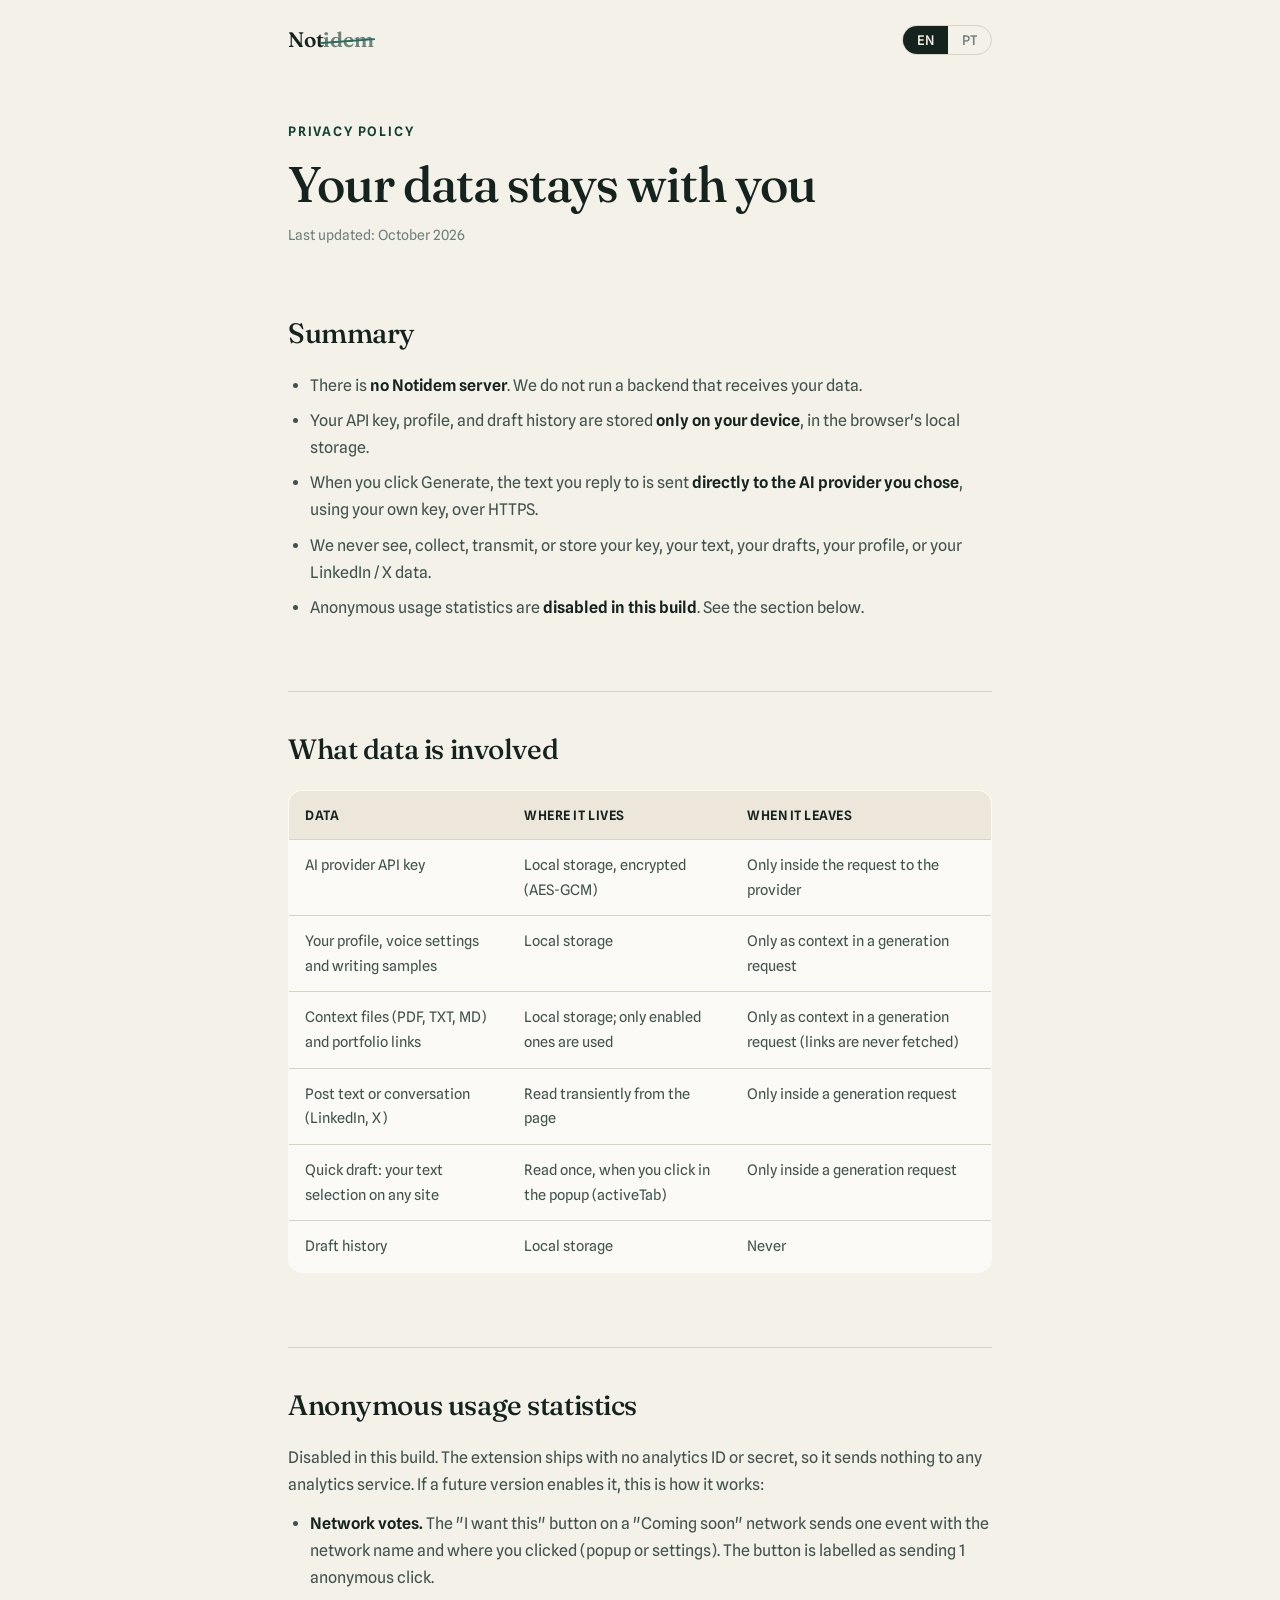
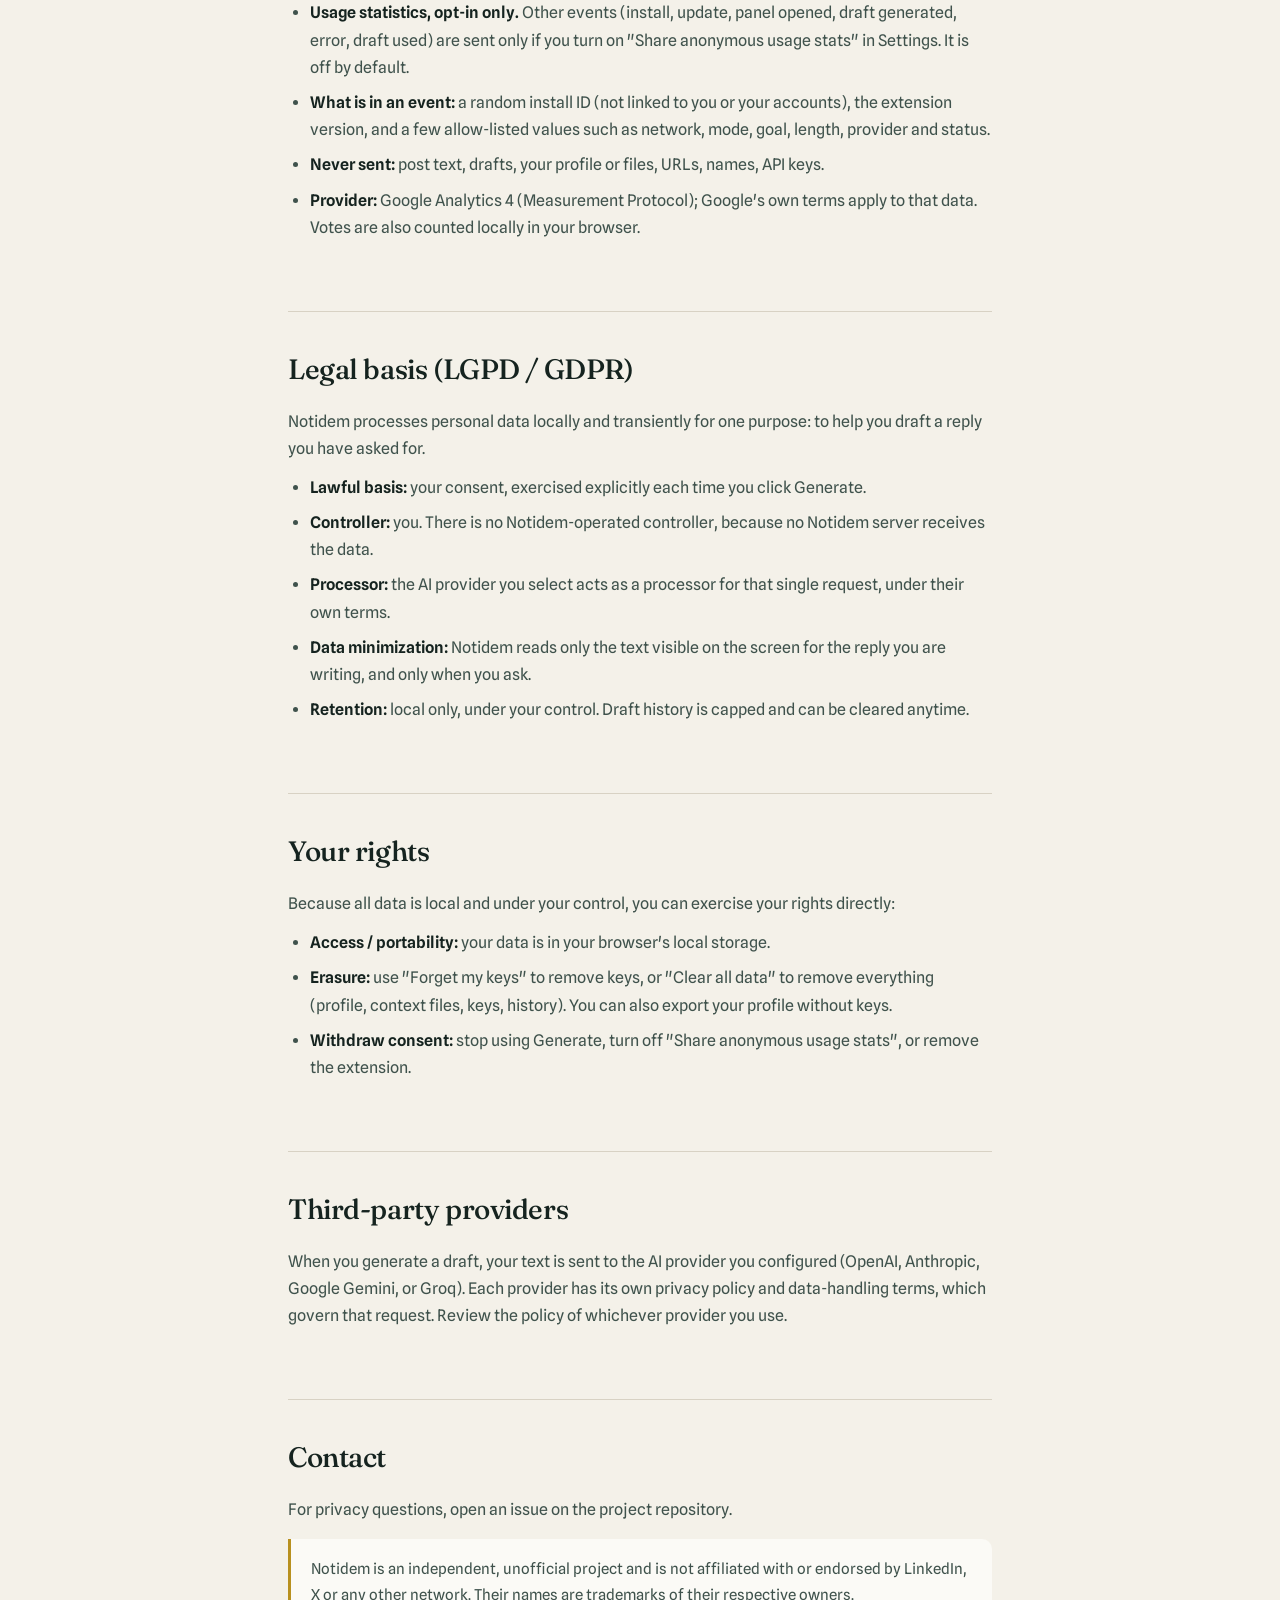
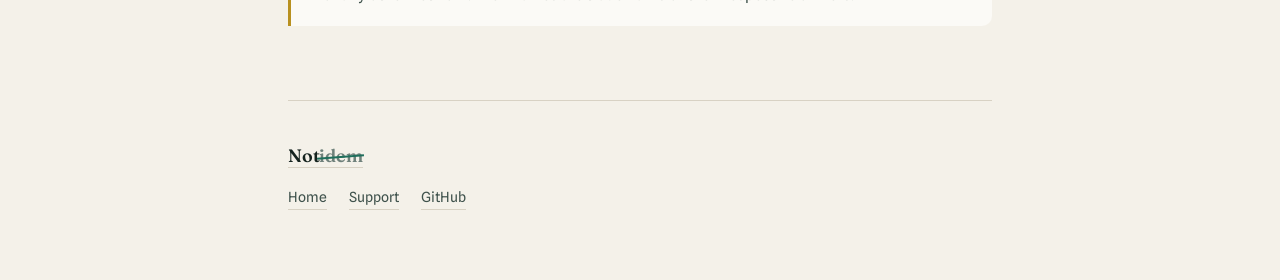
<file: docs/privacy.html>
<!DOCTYPE html>
<html lang="en">
<head>
<meta charset="UTF-8">
<meta name="viewport" content="width=device-width, initial-scale=1.0">
<title>Notidem — Privacy Policy</title>
<meta name="description" content="Notidem's privacy policy: no backend, local-only storage, your data sent only to the AI provider you choose. LGPD and GDPR aligned.">
<link rel="preconnect" href="https://fonts.googleapis.com">
<link rel="preconnect" href="https://fonts.gstatic.com" crossorigin>
<link href="https://fonts.googleapis.com/css2?family=Fraunces:opsz,wght@9..144,400;9..144,500;9..144,600&family=Spline+Sans:wght@400;500;600&display=swap" rel="stylesheet">
<style>
  :root {
    --ink: #15231f; --ink-soft: #3f524c; --ink-faint: #6f817b;
    --paper: #f4f1e9; --paper-2: #ece7da; --line: #d8d2c4;
    --accent: #1f6f5c; --accent-deep: #134034; --gold: #b8901f; --white: #fbfaf6;
    --radius: 14px; --display: "Fraunces", Georgia, serif; --body: "Spline Sans", system-ui, sans-serif;
  }
  * { margin: 0; padding: 0; box-sizing: border-box; }
  html { scroll-behavior: smooth; }
  body { font-family: var(--body); background: var(--paper); color: var(--ink); line-height: 1.7; -webkit-font-smoothing: antialiased; }
  .wrap { max-width: 760px; margin: 0 auto; padding: 0 28px; }
  header.bar { display: flex; align-items: center; justify-content: space-between; padding: 22px 28px; max-width: 760px; margin: 0 auto; }
  .brand { font-family: var(--display); font-weight: 600; font-size: 21px; letter-spacing: -0.01em; text-decoration: none; color: var(--ink); }
  .brand .strike { position: relative; color: var(--ink-faint); }
  .brand .strike::after { content: ""; position: absolute; left: -2px; right: -2px; top: 52%; height: 2px; background: var(--accent); transform: rotate(-4deg); }
  .lang { display: inline-flex; border: 1px solid var(--line); border-radius: 999px; overflow: hidden; font-size: 13px; font-weight: 500; }
  .lang button { background: transparent; border: 0; padding: 6px 14px; cursor: pointer; color: var(--ink-faint); font-family: var(--body); font-weight: 500; }
  .lang button.on { background: var(--ink); color: var(--paper); }

  .hero { padding: 40px 0 8px; }
  .eyebrow { font-size: 13px; letter-spacing: 0.14em; text-transform: uppercase; color: var(--accent-deep); font-weight: 600; margin-bottom: 16px; }
  h1 { font-family: var(--display); font-weight: 500; font-size: clamp(34px, 6vw, 50px); line-height: 1.05; letter-spacing: -0.02em; }
  .updated { margin-top: 14px; font-size: 14px; color: var(--ink-faint); }

  section { padding: 34px 0; border-top: 1px solid var(--line); margin-top: 24px; }
  section:first-of-type { border-top: none; margin-top: 8px; }
  h2 { font-family: var(--display); font-weight: 500; font-size: clamp(22px, 3.5vw, 28px); letter-spacing: -0.015em; margin-bottom: 14px; }
  h3 { font-size: 17px; font-weight: 600; margin: 18px 0 6px; }
  p { color: var(--ink-soft); margin-bottom: 12px; }
  p strong, li strong { color: var(--ink); font-weight: 600; }
  ul { margin: 0 0 12px; padding-left: 22px; }
  li { color: var(--ink-soft); margin-bottom: 8px; }
  .lead { font-size: 18px; color: var(--ink); }

  table { width: 100%; border-collapse: collapse; margin: 16px 0; background: var(--white); border: 1px solid var(--line); border-radius: var(--radius); overflow: hidden; font-size: 14.5px; }
  th, td { text-align: left; padding: 13px 16px; border-bottom: 1px solid var(--line); vertical-align: top; }
  th { background: var(--paper-2); font-weight: 600; color: var(--ink); font-size: 13px; text-transform: uppercase; letter-spacing: 0.04em; }
  tr:last-child td { border-bottom: none; }
  td { color: var(--ink-soft); }

  .callout { background: var(--white); border-left: 3px solid var(--gold); border-radius: 0 10px 10px 0; padding: 18px 20px; margin: 16px 0; }
  .callout p { margin: 0; font-size: 15px; }
  code { background: var(--paper-2); padding: 2px 7px; border-radius: 5px; font-size: 13.5px; }

  footer { padding: 40px 0 70px; border-top: 1px solid var(--line); color: var(--ink-faint); font-size: 14px; margin-top: 24px; }
  footer a { color: var(--ink-soft); text-decoration: none; border-bottom: 1px solid var(--line); }
  footer a:hover { color: var(--accent); }
  .foot-links { display: flex; flex-wrap: wrap; gap: 22px; margin-top: 14px; }

  [data-en], [data-pt] { display: none; }
  body[data-lang="en"] [data-en] { display: revert; }
  body[data-lang="pt"] [data-pt] { display: revert; }
  body[data-lang="en"] td [data-en], body[data-lang="pt"] td [data-pt] { display: revert; }
</style>
</head>
<body data-lang="en">

<header class="bar">
  <a class="brand" href="index.html">Not<span class="strike">idem</span></a>
  <div class="lang" role="group" aria-label="Language">
    <button id="b-en" class="on" onclick="setLang('en')">EN</button>
    <button id="b-pt" onclick="setLang('pt')">PT</button>
  </div>
</header>

<div class="wrap">

  <div class="hero">
    <div class="eyebrow"><span data-en>Privacy Policy</span><span data-pt>Política de Privacidade</span></div>
    <h1><span data-en>Your data stays with you</span><span data-pt>Seus dados ficam com você</span></h1>
    <p class="updated"><span data-en>Last updated: October 2026</span><span data-pt>Última atualização: outubro de 2026</span></p>
  </div>

  <section>
    <h2><span data-en>Summary</span><span data-pt>Resumo</span></h2>
    <ul>
      <li><span data-en>There is <strong>no Notidem server</strong>. We do not run a backend that receives your data.</span><span data-pt>Não existe <strong>servidor do Notidem</strong>. Não operamos backend que receba seus dados.</span></li>
      <li><span data-en>Your API key, profile, and draft history are stored <strong>only on your device</strong>, in the browser's local storage.</span><span data-pt>Sua chave de API, perfil e histórico de rascunhos ficam <strong>apenas no seu dispositivo</strong>, no armazenamento local do navegador.</span></li>
      <li><span data-en>When you click Generate, the text you reply to is sent <strong>directly to the AI provider you chose</strong>, using your own key, over HTTPS.</span><span data-pt>Ao clicar em Generate, o texto ao qual você responde é enviado <strong>diretamente ao provedor de IA escolhido</strong>, usando sua própria chave, via HTTPS.</span></li>
      <li><span data-en>We never see, collect, transmit, or store your key, your text, your drafts, your profile, or your LinkedIn / X data.</span><span data-pt>Nunca vemos, coletamos, transmitimos ou armazenamos sua chave, seu texto, seus rascunhos, seu perfil ou seus dados do LinkedIn / X.</span></li>
      <li><span data-en>Anonymous usage statistics are <strong>disabled in this build</strong>. See the section below.</span><span data-pt>As estatísticas anônimas de uso estão <strong>desativadas nesta versão</strong>. Veja a seção abaixo.</span></li>
    </ul>
  </section>

  <section>
    <h2><span data-en>What data is involved</span><span data-pt>Quais dados estão envolvidos</span></h2>
    <table>
      <thead>
        <tr>
          <th><span data-en>Data</span><span data-pt>Dado</span></th>
          <th><span data-en>Where it lives</span><span data-pt>Onde fica</span></th>
          <th><span data-en>When it leaves</span><span data-pt>Quando sai</span></th>
        </tr>
      </thead>
      <tbody>
        <tr>
          <td><span data-en>AI provider API key</span><span data-pt>Chave de API do provedor</span></td>
          <td><span data-en>Local storage, encrypted (AES-GCM)</span><span data-pt>Armazenamento local, criptografada (AES-GCM)</span></td>
          <td><span data-en>Only inside the request to the provider</span><span data-pt>Apenas dentro da requisição ao provedor</span></td>
        </tr>
        <tr>
          <td><span data-en>Your profile, voice settings and writing samples</span><span data-pt>Seu perfil, configurações de voz e exemplos de escrita</span></td>
          <td><span data-en>Local storage</span><span data-pt>Armazenamento local</span></td>
          <td><span data-en>Only as context in a generation request</span><span data-pt>Apenas como contexto numa requisição</span></td>
        </tr>
        <tr>
          <td><span data-en>Context files (PDF, TXT, MD) and portfolio links</span><span data-pt>Arquivos de contexto (PDF, TXT, MD) e links de portfólio</span></td>
          <td><span data-en>Local storage; only enabled ones are used</span><span data-pt>Armazenamento local; só os ativados são usados</span></td>
          <td><span data-en>Only as context in a generation request (links are never fetched)</span><span data-pt>Apenas como contexto numa requisição (links nunca são acessados)</span></td>
        </tr>
        <tr>
          <td><span data-en>Post text or conversation (LinkedIn, X)</span><span data-pt>Texto do post ou conversa (LinkedIn, X)</span></td>
          <td><span data-en>Read transiently from the page</span><span data-pt>Lido transitoriamente da página</span></td>
          <td><span data-en>Only inside a generation request</span><span data-pt>Apenas dentro de uma requisição</span></td>
        </tr>
        <tr>
          <td><span data-en>Quick draft: your text selection on any site</span><span data-pt>Rascunho rápido: seu texto selecionado em qualquer site</span></td>
          <td><span data-en>Read once, when you click in the popup (activeTab)</span><span data-pt>Lido uma vez, quando você clica no popup (activeTab)</span></td>
          <td><span data-en>Only inside a generation request</span><span data-pt>Apenas dentro de uma requisição</span></td>
        </tr>
        <tr>
          <td><span data-en>Draft history</span><span data-pt>Histórico de rascunhos</span></td>
          <td><span data-en>Local storage</span><span data-pt>Armazenamento local</span></td>
          <td><span data-en>Never</span><span data-pt>Nunca</span></td>
        </tr>
      </tbody>
    </table>
  </section>

  <section id="anonymous-usage-statistics">
    <h2><span data-en>Anonymous usage statistics</span><span data-pt>Estatísticas anônimas de uso</span></h2>
    <p><span data-en>Disabled in this build. The extension ships with no analytics ID or secret, so it sends nothing to any analytics service. If a future version enables it, this is how it works:</span><span data-pt>Desativadas nesta versão. A extensão não traz ID nem segredo de analytics, então não envia nada a nenhum serviço de estatísticas. Se uma versão futura ativar, funciona assim:</span></p>
    <ul>
      <li><span data-en><strong>Network votes.</strong> The "I want this" button on a "Coming soon" network sends one event with the network name and where you clicked (popup or settings). The button is labelled as sending 1 anonymous click.</span><span data-pt><strong>Votos de redes.</strong> O botão "I want this" em uma rede "Em breve" envia um evento com o nome da rede e onde você clicou (popup ou configurações). O botão informa que envia 1 clique anônimo.</span></li>
      <li><span data-en><strong>Usage statistics, opt-in only.</strong> Other events (install, update, panel opened, draft generated, error, draft used) are sent only if you turn on "Share anonymous usage stats" in Settings. It is off by default.</span><span data-pt><strong>Estatísticas de uso, só com opt-in.</strong> Outros eventos (instalação, atualização, painel aberto, rascunho gerado, erro, rascunho usado) só são enviados se você ativar "Share anonymous usage stats" nas configurações. Vem desativado por padrão.</span></li>
      <li><span data-en><strong>What is in an event:</strong> a random install ID (not linked to you or your accounts), the extension version, and a few allow-listed values such as network, mode, goal, length, provider and status.</span><span data-pt><strong>O que há em um evento:</strong> um ID de instalação aleatório (não ligado a você nem às suas contas), a versão da extensão e poucos valores de uma lista permitida, como rede, modo, objetivo, tamanho, provedor e status.</span></li>
      <li><span data-en><strong>Never sent:</strong> post text, drafts, your profile or files, URLs, names, API keys.</span><span data-pt><strong>Nunca enviados:</strong> texto de posts, rascunhos, seu perfil ou arquivos, URLs, nomes, chaves de API.</span></li>
      <li><span data-en><strong>Provider:</strong> Google Analytics 4 (Measurement Protocol); Google's own terms apply to that data. Votes are also counted locally in your browser.</span><span data-pt><strong>Provedor:</strong> Google Analytics 4 (Measurement Protocol); valem os termos do Google para esses dados. Os votos também são contados localmente no seu navegador.</span></li>
    </ul>
  </section>

  <section>
    <h2><span data-en>Legal basis (LGPD / GDPR)</span><span data-pt>Base legal (LGPD / GDPR)</span></h2>
    <p><span data-en>Notidem processes personal data locally and transiently for one purpose: to help you draft a reply you have asked for.</span><span data-pt>O Notidem processa dados pessoais de forma local e transitória com um único objetivo: ajudar você a redigir uma resposta que você solicitou.</span></p>
    <ul>
      <li><span data-en><strong>Lawful basis:</strong> your consent, exercised explicitly each time you click Generate.</span><span data-pt><strong>Base legal:</strong> seu consentimento, exercido explicitamente cada vez que você clica em Generate.</span></li>
      <li><span data-en><strong>Controller:</strong> you. There is no Notidem-operated controller, because no Notidem server receives the data.</span><span data-pt><strong>Controlador:</strong> você. Não há controlador operado pelo Notidem, pois nenhum servidor do Notidem recebe os dados.</span></li>
      <li><span data-en><strong>Processor:</strong> the AI provider you select acts as a processor for that single request, under their own terms.</span><span data-pt><strong>Operador:</strong> o provedor de IA que você seleciona atua como operador para aquela requisição, sob os termos dele.</span></li>
      <li><span data-en><strong>Data minimization:</strong> Notidem reads only the text visible on the screen for the reply you are writing, and only when you ask.</span><span data-pt><strong>Minimização:</strong> o Notidem lê apenas o texto visível na tela para a resposta que você está escrevendo, e somente quando você pede.</span></li>
      <li><span data-en><strong>Retention:</strong> local only, under your control. Draft history is capped and can be cleared anytime.</span><span data-pt><strong>Retenção:</strong> apenas local, sob seu controle. O histórico é limitado e pode ser apagado a qualquer momento.</span></li>
    </ul>
  </section>

  <section>
    <h2><span data-en>Your rights</span><span data-pt>Seus direitos</span></h2>
    <p><span data-en>Because all data is local and under your control, you can exercise your rights directly:</span><span data-pt>Como todos os dados são locais e estão sob seu controle, você exerce seus direitos diretamente:</span></p>
    <ul>
      <li><span data-en><strong>Access / portability:</strong> your data is in your browser's local storage.</span><span data-pt><strong>Acesso / portabilidade:</strong> seus dados estão no armazenamento local do navegador.</span></li>
      <li><span data-en><strong>Erasure:</strong> use "Forget my keys" to remove keys, or "Clear all data" to remove everything (profile, context files, keys, history). You can also export your profile without keys.</span><span data-pt><strong>Exclusão:</strong> use "Forget my keys" para remover chaves, ou "Clear all data" para remover tudo (perfil, arquivos de contexto, chaves, histórico). Você também pode exportar seu perfil sem as chaves.</span></li>
      <li><span data-en><strong>Withdraw consent:</strong> stop using Generate, turn off "Share anonymous usage stats", or remove the extension.</span><span data-pt><strong>Retirar consentimento:</strong> pare de usar o Generate, desative "Share anonymous usage stats" ou remova a extensão.</span></li>
    </ul>
  </section>

  <section>
    <h2><span data-en>Third-party providers</span><span data-pt>Provedores de terceiros</span></h2>
    <p><span data-en>When you generate a draft, your text is sent to the AI provider you configured (OpenAI, Anthropic, Google Gemini, or Groq). Each provider has its own privacy policy and data-handling terms, which govern that request. Review the policy of whichever provider you use.</span><span data-pt>Ao gerar um rascunho, seu texto é enviado ao provedor de IA configurado (OpenAI, Anthropic, Google Gemini ou Groq). Cada provedor tem sua própria política de privacidade e termos de tratamento de dados, que regem aquela requisição. Revise a política do provedor que você usar.</span></p>
  </section>

  <section>
    <h2><span data-en>Contact</span><span data-pt>Contato</span></h2>
    <p><span data-en>For privacy questions, open an issue on the project repository.</span><span data-pt>Para dúvidas sobre privacidade, abra uma issue no repositório do projeto.</span></p>
    <div class="callout">
      <p><span data-en>Notidem is an independent, unofficial project and is not affiliated with or endorsed by LinkedIn, X or any other network. Their names are trademarks of their respective owners.</span><span data-pt>O Notidem é um projeto independente e não oficial, sem vínculo com LinkedIn, X ou qualquer outra rede, nem endosso deles. Os nomes são marcas registradas de seus respectivos donos.</span></p>
    </div>
  </section>

  <footer>
    <a class="brand" style="font-size:18px" href="index.html">Not<span class="strike">idem</span></a>
    <div class="foot-links">
      <a href="index.html"><span data-en>Home</span><span data-pt>Início</span></a>
      <a href="support.html"><span data-en>Support</span><span data-pt>Suporte</span></a>
      <a href="https://github.com/paulpessoa/notidem" target="_blank" rel="noopener">GitHub</a>
    </div>
  </footer>

</div>

<script>
  function setLang(l) {
    document.body.setAttribute('data-lang', l);
    document.documentElement.lang = l;
    document.getElementById('b-en').classList.toggle('on', l === 'en');
    document.getElementById('b-pt').classList.toggle('on', l === 'pt');
    try { localStorage.setItem('notidem-lang', l); } catch (e) {}
  }
  (function () {
    var saved;
    try { saved = localStorage.getItem('notidem-lang'); } catch (e) {}
    if (!saved) saved = (navigator.language || 'en').toLowerCase().indexOf('pt') === 0 ? 'pt' : 'en';
    setLang(saved);
  })();
</script>
</body>
</html>
</file>
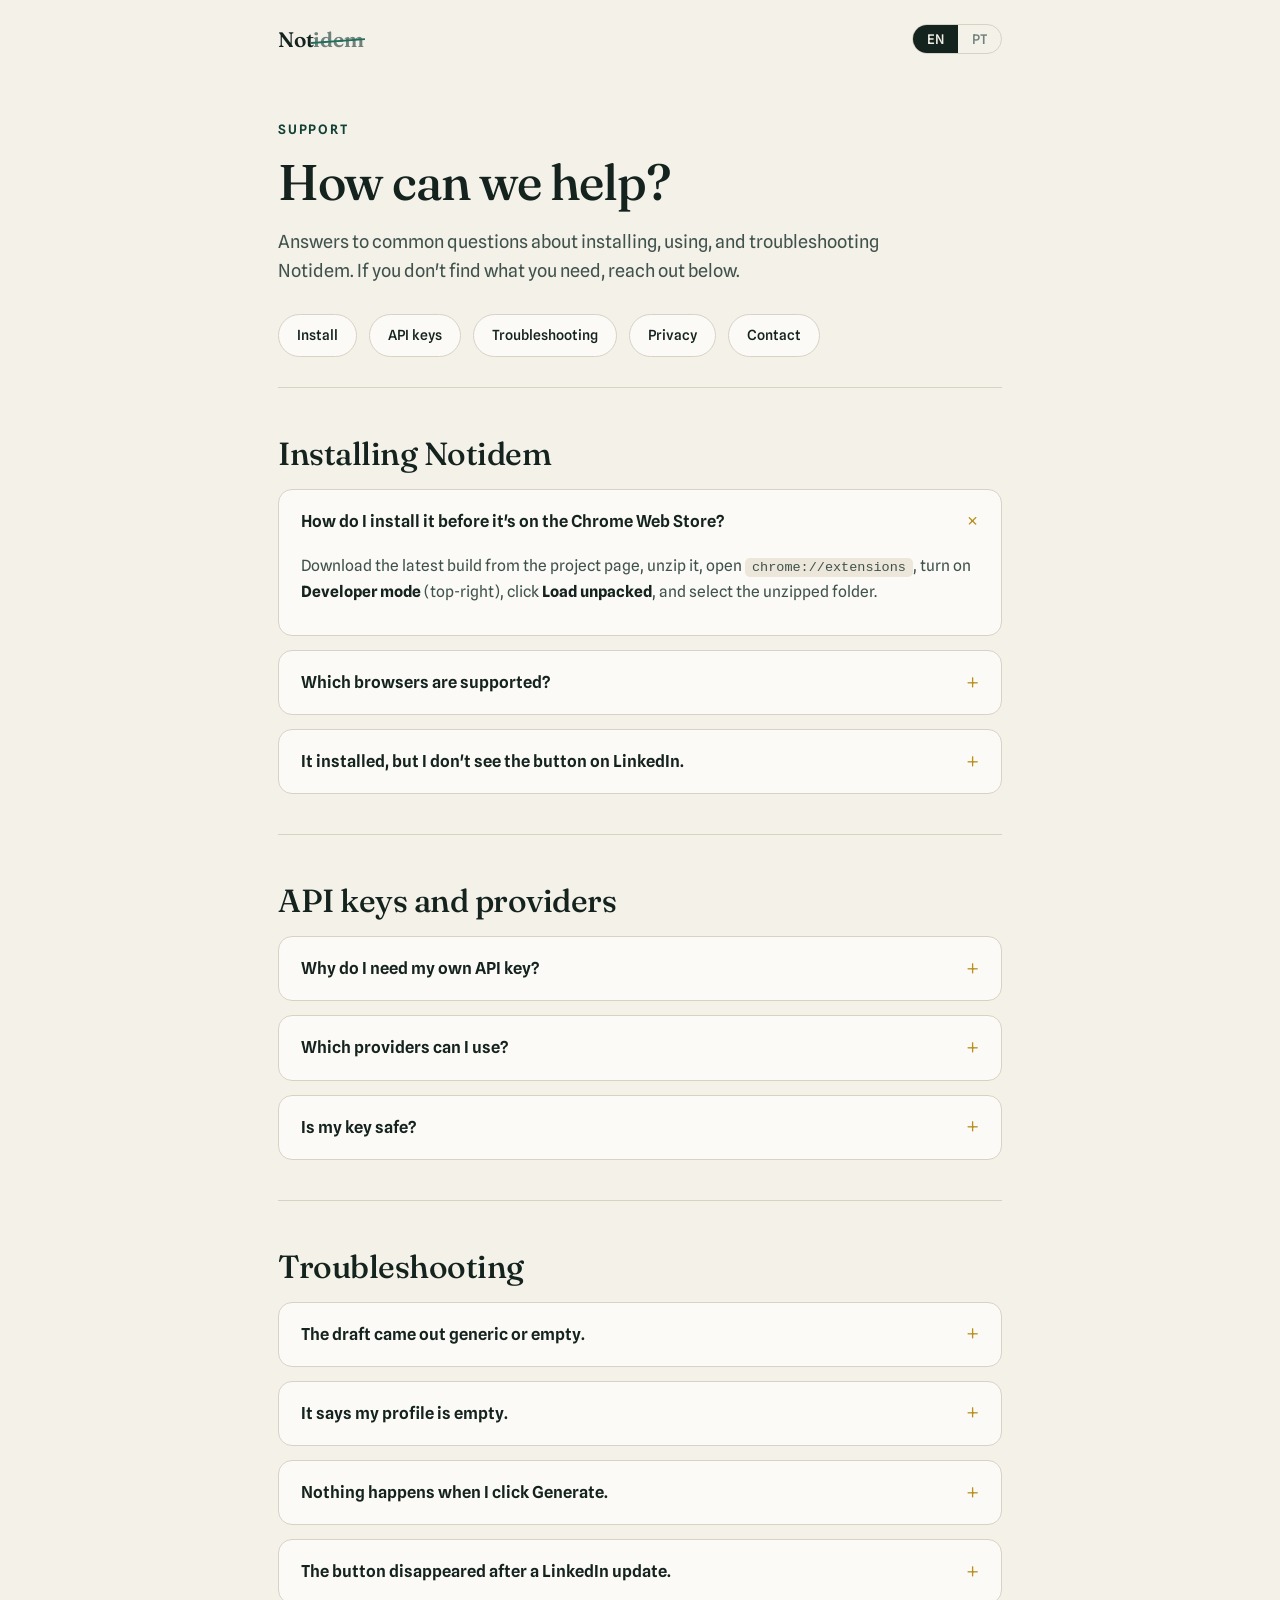
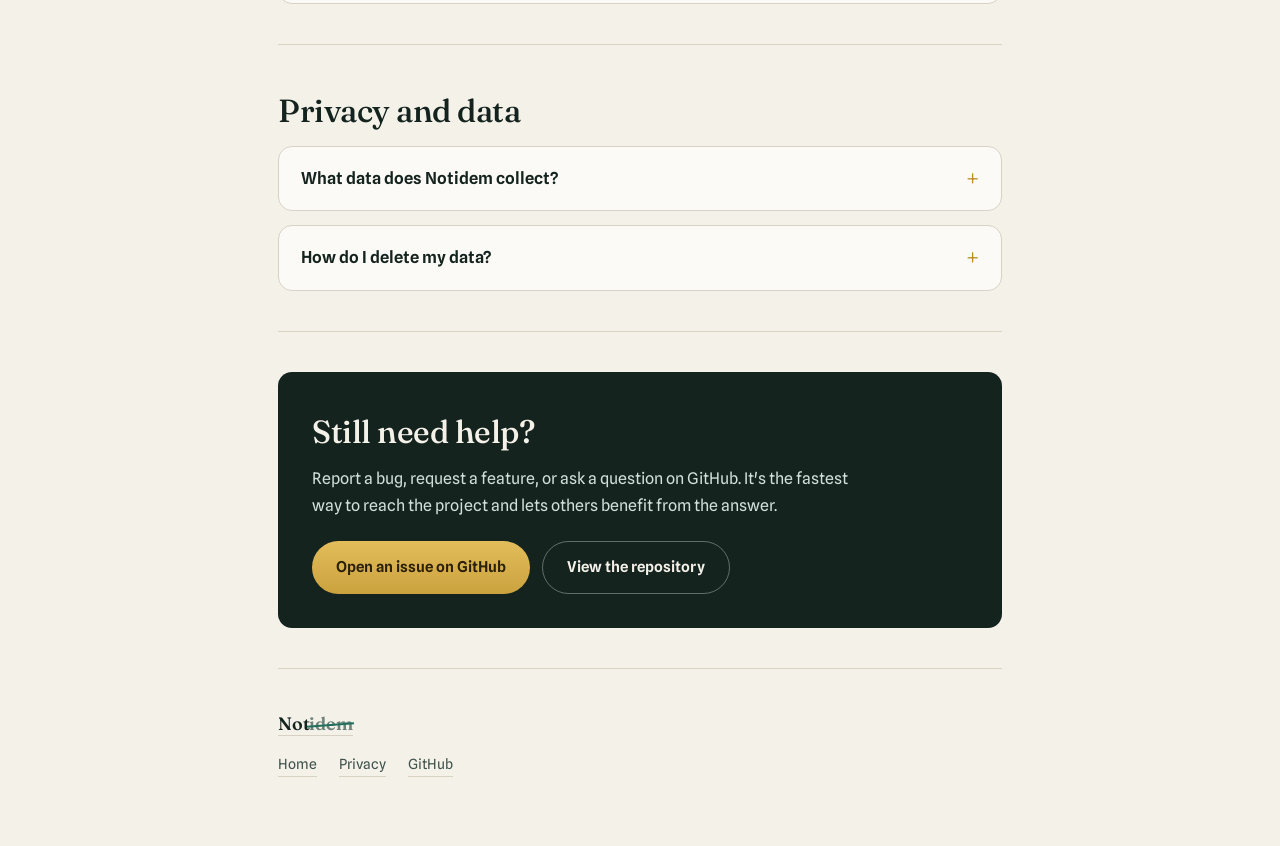
<file: docs/support.html>
<!DOCTYPE html>
<html lang="en">
<head>
<meta charset="UTF-8">
<meta name="viewport" content="width=device-width, initial-scale=1.0">
<title>Notidem — Support</title>
<meta name="description" content="Help and support for Notidem: how to install, troubleshoot, manage your API key, and report issues.">
<link rel="preconnect" href="https://fonts.googleapis.com">
<link rel="preconnect" href="https://fonts.gstatic.com" crossorigin>
<link href="https://fonts.googleapis.com/css2?family=Fraunces:opsz,wght@9..144,400;9..144,500;9..144,600&family=Spline+Sans:wght@400;500;600&display=swap" rel="stylesheet">
<style>
  :root {
    --ink: #15231f; --ink-soft: #3f524c; --ink-faint: #6f817b;
    --paper: #f4f1e9; --paper-2: #ece7da; --line: #d8d2c4;
    --accent: #1f6f5c; --accent-deep: #134034; --gold: #b8901f; --white: #fbfaf6;
    --radius: 14px; --display: "Fraunces", Georgia, serif; --body: "Spline Sans", system-ui, sans-serif;
  }
  * { margin: 0; padding: 0; box-sizing: border-box; }
  html { scroll-behavior: smooth; }
  body { font-family: var(--body); background: var(--paper); color: var(--ink); line-height: 1.65; -webkit-font-smoothing: antialiased; }
  .wrap { max-width: 780px; margin: 0 auto; padding: 0 28px; }
  header.bar { display: flex; align-items: center; justify-content: space-between; padding: 22px 28px; max-width: 780px; margin: 0 auto; }
  .brand { font-family: var(--display); font-weight: 600; font-size: 21px; letter-spacing: -0.01em; text-decoration: none; color: var(--ink); }
  .brand .strike { position: relative; color: var(--ink-faint); }
  .brand .strike::after { content: ""; position: absolute; left: -2px; right: -2px; top: 52%; height: 2px; background: var(--accent); transform: rotate(-4deg); }
  .lang { display: inline-flex; border: 1px solid var(--line); border-radius: 999px; overflow: hidden; font-size: 13px; font-weight: 500; }
  .lang button { background: transparent; border: 0; padding: 6px 14px; cursor: pointer; color: var(--ink-faint); font-family: var(--body); font-weight: 500; }
  .lang button.on { background: var(--ink); color: var(--paper); }

  .hero { padding: 40px 0 30px; }
  .eyebrow { font-size: 13px; letter-spacing: 0.14em; text-transform: uppercase; color: var(--accent-deep); font-weight: 600; margin-bottom: 16px; }
  h1 { font-family: var(--display); font-weight: 500; font-size: clamp(34px, 6vw, 50px); line-height: 1.05; letter-spacing: -0.02em; }
  .lede { margin-top: 18px; font-size: 18px; color: var(--ink-soft); max-width: 60ch; }

  .quick { display: flex; flex-wrap: wrap; gap: 12px; margin-top: 28px; }
  .quick a { text-decoration: none; font-size: 14px; font-weight: 500; color: var(--ink); background: var(--white); border: 1px solid var(--line); border-radius: 999px; padding: 9px 18px; transition: background .15s; }
  .quick a:hover { background: var(--paper-2); }

  section { padding: 40px 0; border-top: 1px solid var(--line); }
  h2 { font-family: var(--display); font-weight: 500; font-size: clamp(24px, 4vw, 32px); letter-spacing: -0.015em; margin-bottom: 8px; }
  .sec-sub { color: var(--ink-soft); margin-bottom: 24px; }

  .faq { display: grid; gap: 14px; }
  details { background: var(--white); border: 1px solid var(--line); border-radius: var(--radius); overflow: hidden; }
  summary { cursor: pointer; padding: 18px 22px; font-weight: 600; font-size: 16.5px; list-style: none; display: flex; justify-content: space-between; align-items: center; gap: 16px; }
  summary::-webkit-details-marker { display: none; }
  summary::after { content: "+"; font-family: var(--display); font-size: 24px; color: var(--gold); line-height: 1; transition: transform .2s; }
  details[open] summary::after { transform: rotate(45deg); }
  .answer { padding: 0 22px 20px; color: var(--ink-soft); font-size: 15.5px; }
  .answer p { margin-bottom: 10px; }
  .answer code { background: var(--paper-2); padding: 2px 7px; border-radius: 5px; font-size: 13.5px; }
  .answer strong { color: var(--ink); }

  .contact { background: var(--ink); color: var(--paper); border-radius: var(--radius); padding: 34px; }
  .contact h2 { color: var(--paper); }
  .contact p { color: #cfe0d9; margin-bottom: 22px; max-width: 56ch; }
  .btn { display: inline-flex; align-items: center; gap: 8px; font-weight: 600; font-size: 15px; padding: 13px 24px; border-radius: 999px; text-decoration: none; transition: transform .15s; }
  .btn:hover { transform: translateY(-1px); }
  .btn-gold { background: linear-gradient(180deg, #e3bd5b, #caa23e); color: #2a2008; }
  .btn-row { display: flex; flex-wrap: wrap; gap: 12px; }
  .btn-ghost { background: transparent; color: var(--paper); border: 1.5px solid rgba(207,224,217,0.4); }

  footer { padding: 40px 0 70px; border-top: 1px solid var(--line); color: var(--ink-faint); font-size: 14px; }
  footer a { color: var(--ink-soft); text-decoration: none; border-bottom: 1px solid var(--line); }
  footer a:hover { color: var(--accent); }
  .foot-links { display: flex; flex-wrap: wrap; gap: 22px; margin-top: 14px; }

  [data-en], [data-pt] { display: none; }
  body[data-lang="en"] [data-en] { display: revert; }
  body[data-lang="pt"] [data-pt] { display: revert; }
</style>
</head>
<body data-lang="en">

<header class="bar">
  <a class="brand" href="index.html">Not<span class="strike">idem</span></a>
  <div class="lang" role="group" aria-label="Language">
    <button id="b-en" class="on" onclick="setLang('en')">EN</button>
    <button id="b-pt" onclick="setLang('pt')">PT</button>
  </div>
</header>

<div class="wrap">

  <div class="hero">
    <div class="eyebrow"><span data-en>Support</span><span data-pt>Suporte</span></div>
    <h1><span data-en>How can we help?</span><span data-pt>Como podemos ajudar?</span></h1>
    <p class="lede">
      <span data-en>Answers to common questions about installing, using, and troubleshooting Notidem. If you don't find what you need, reach out below.</span>
      <span data-pt>Respostas para dúvidas comuns sobre instalar, usar e resolver problemas no Notidem. Se não encontrar o que precisa, fale com a gente abaixo.</span>
    </p>
    <div class="quick">
      <a href="#install"><span data-en>Install</span><span data-pt>Instalação</span></a>
      <a href="#keys"><span data-en>API keys</span><span data-pt>Chaves de API</span></a>
      <a href="#trouble"><span data-en>Troubleshooting</span><span data-pt>Problemas</span></a>
      <a href="#privacy"><span data-en>Privacy</span><span data-pt>Privacidade</span></a>
      <a href="#contact"><span data-en>Contact</span><span data-pt>Contato</span></a>
    </div>
  </div>

  <section id="install">
    <h2><span data-en>Installing Notidem</span><span data-pt>Instalando o Notidem</span></h2>
    <div class="faq">
      <details open>
        <summary><span data-en>How do I install it before it's on the Chrome Web Store?</span><span data-pt>Como instalo antes de estar na Chrome Web Store?</span></summary>
        <div class="answer">
          <p><span data-en>Download the latest build from the project page, unzip it, open <code>chrome://extensions</code>, turn on <strong>Developer mode</strong> (top-right), click <strong>Load unpacked</strong>, and select the unzipped folder.</span><span data-pt>Baixe a versão mais recente na página do projeto, descompacte, abra <code>chrome://extensions</code>, ative o <strong>Modo de desenvolvedor</strong> (canto superior direito), clique em <strong>Load unpacked</strong> e selecione a pasta descompactada.</span></p>
        </div>
      </details>
      <details>
        <summary><span data-en>Which browsers are supported?</span><span data-pt>Quais navegadores são suportados?</span></summary>
        <div class="answer">
          <p><span data-en>Notidem is built for Chrome (Manifest V3) and works on Chromium-based browsers such as Edge, Brave, and Arc.</span><span data-pt>O Notidem é feito para o Chrome (Manifest V3) e funciona em navegadores baseados em Chromium, como Edge, Brave e Arc.</span></p>
        </div>
      </details>
      <details>
        <summary><span data-en>It installed, but I don't see the button on LinkedIn.</span><span data-pt>Instalei, mas não vejo o botão no LinkedIn.</span></summary>
        <div class="answer">
          <p><span data-en>Refresh the LinkedIn tab after installing. Then open a post (so the comment box is visible) or a conversation. The Notidem button appears next to the box. If it still doesn't show, see Troubleshooting below.</span><span data-pt>Atualize a aba do LinkedIn após instalar. Depois abra um post (para a caixa de comentário aparecer) ou uma conversa. O botão do Notidem aparece ao lado da caixa. Se mesmo assim não aparecer, veja Problemas abaixo.</span></p>
        </div>
      </details>
    </div>
  </section>

  <section id="keys">
    <h2><span data-en>API keys and providers</span><span data-pt>Chaves de API e provedores</span></h2>
    <div class="faq">
      <details>
        <summary><span data-en>Why do I need my own API key?</span><span data-pt>Por que preciso da minha própria chave de API?</span></summary>
        <div class="answer">
          <p><span data-en>Notidem runs on your own AI provider account, so you stay in full control of usage and cost, and your text is never routed through any Notidem server. You add the key once in Settings.</span><span data-pt>O Notidem usa a sua própria conta de provedor de IA, então você mantém controle total de uso e custo, e seu texto nunca passa por nenhum servidor do Notidem. Você adiciona a chave uma vez nas Configurações.</span></p>
        </div>
      </details>
      <details>
        <summary><span data-en>Which providers can I use?</span><span data-pt>Quais provedores posso usar?</span></summary>
        <div class="answer">
          <p><span data-en>OpenAI, Anthropic, Google Gemini, and Groq. Pick one in Settings and paste its key.</span><span data-pt>OpenAI, Anthropic, Google Gemini e Groq. Escolha um nas Configurações e cole a chave.</span></p>
        </div>
      </details>
      <details>
        <summary><span data-en>Is my key safe?</span><span data-pt>Minha chave está segura?</span></summary>
        <div class="answer">
          <p><span data-en>Your key is encrypted on your device (AES-GCM), stored only locally, never synced to the cloud, and never logged. It is sent only to the provider you choose, and never touches the LinkedIn page.</span><span data-pt>Sua chave é criptografada no seu dispositivo (AES-GCM), armazenada apenas localmente, nunca sincronizada com a nuvem e nunca registrada em log. É enviada apenas ao provedor que você escolher e nunca toca a página do LinkedIn.</span></p>
          <p><span data-en>Honest limit: no extension can fully protect a key from malware already on your computer. Use a scoped key with a low spend limit, and remove it when done with "Forget my keys".</span><span data-pt>Limite honesto: nenhuma extensão protege totalmente uma chave contra malware já presente no seu computador. Use uma chave com escopo e limite de gasto baixo, e remova-a ao terminar com "Forget my keys".</span></p>
        </div>
      </details>
    </div>
  </section>

  <section id="trouble">
    <h2><span data-en>Troubleshooting</span><span data-pt>Solução de problemas</span></h2>
    <div class="faq">
      <details>
        <summary><span data-en>The draft came out generic or empty.</span><span data-pt>O rascunho saiu genérico ou vazio.</span></summary>
        <div class="answer">
          <p><span data-en>Make sure the post is fully visible (expand "see more" if needed). If detection fails, select the post or conversation text with your mouse and click Generate again — Notidem will use your selection.</span><span data-pt>Garanta que o post está totalmente visível (expanda o "ver mais" se preciso). Se a detecção falhar, selecione o texto do post ou da conversa com o mouse e clique em Generate de novo — o Notidem usará a sua seleção.</span></p>
        </div>
      </details>
      <details>
        <summary><span data-en>It says my profile is empty.</span><span data-pt>Diz que meu perfil está vazio.</span></summary>
        <div class="answer">
          <p><span data-en>Open Settings and add a few sentences about yourself (and optionally your résumé). Notidem needs this to write in your voice.</span><span data-pt>Abra as Configurações e adicione algumas frases sobre você (e, se quiser, seu currículo). O Notidem precisa disso para escrever na sua voz.</span></p>
        </div>
      </details>
      <details>
        <summary><span data-en>Nothing happens when I click Generate.</span><span data-pt>Nada acontece quando clico em Generate.</span></summary>
        <div class="answer">
          <p><span data-en>Check that you selected a provider and saved a valid key in Settings. If the provider rejects the key, you'll see an error message. Confirm the key is active and has available quota on the provider's side.</span><span data-pt>Verifique se você selecionou um provedor e salvou uma chave válida nas Configurações. Se o provedor recusar a chave, você verá uma mensagem de erro. Confirme que a chave está ativa e com cota disponível no lado do provedor.</span></p>
        </div>
      </details>
      <details>
        <summary><span data-en>The button disappeared after a LinkedIn update.</span><span data-pt>O botão sumiu após uma atualização do LinkedIn.</span></summary>
        <div class="answer">
          <p><span data-en>LinkedIn changes its page structure from time to time. Notidem is built to adapt, but if something breaks, please report it (see Contact) with a short description, and use the mouse-selection fallback in the meantime.</span><span data-pt>O LinkedIn muda a estrutura da página de tempos em tempos. O Notidem é feito para se adaptar, mas se algo quebrar, por favor reporte (veja Contato) com uma breve descrição, e use o recurso de seleção com o mouse enquanto isso.</span></p>
        </div>
      </details>
    </div>
  </section>

  <section id="privacy">
    <h2><span data-en>Privacy and data</span><span data-pt>Privacidade e dados</span></h2>
    <div class="faq">
      <details>
        <summary><span data-en>What data does Notidem collect?</span><span data-pt>Quais dados o Notidem coleta?</span></summary>
        <div class="answer">
          <p><span data-en>None on any server — there is no Notidem backend. Your profile, key, and draft history live only in your browser. The text you reply to is sent only to your chosen AI provider, only when you click Generate. Full details on the privacy page.</span><span data-pt>Nenhum em servidor — não há backend do Notidem. Seu perfil, chave e histórico ficam apenas no seu navegador. O texto ao qual você responde é enviado somente ao provedor de IA escolhido, e somente quando você clica em Generate. Detalhes completos na página de privacidade.</span></p>
          <p><a class="brand" style="font-size:15px;border-bottom:1px solid var(--line)" href="privacy.html"><span data-en>Read the full Privacy Policy</span><span data-pt>Leia a Política de Privacidade completa</span></a></p>
        </div>
      </details>
      <details>
        <summary><span data-en>How do I delete my data?</span><span data-pt>Como apago meus dados?</span></summary>
        <div class="answer">
          <p><span data-en>In Settings, use "Forget my keys" to remove keys, or "Clear all data" to erase everything — profile, keys, preferences, and history. Removing the extension also clears its local storage.</span><span data-pt>Nas Configurações, use "Forget my keys" para remover chaves, ou "Clear all data" para apagar tudo — perfil, chaves, preferências e histórico. Remover a extensão também limpa o armazenamento local dela.</span></p>
        </div>
      </details>
    </div>
  </section>

  <section id="contact">
    <div class="contact">
      <h2><span data-en>Still need help?</span><span data-pt>Ainda precisa de ajuda?</span></h2>
      <p><span data-en>Report a bug, request a feature, or ask a question on GitHub. It's the fastest way to reach the project and lets others benefit from the answer.</span><span data-pt>Reporte um bug, peça uma funcionalidade ou tire uma dúvida no GitHub. É a forma mais rápida de falar com o projeto e permite que outras pessoas se beneficiem da resposta.</span></p>
      <div class="btn-row">
        <a class="btn btn-gold" href="https://github.com/paulpessoa/notidem/issues" target="_blank" rel="noopener"><span data-en>Open an issue on GitHub</span><span data-pt>Abrir uma issue no GitHub</span></a>
        <a class="btn btn-ghost" href="https://github.com/paulpessoa/notidem" target="_blank" rel="noopener"><span data-en>View the repository</span><span data-pt>Ver o repositório</span></a>
      </div>
    </div>
  </section>

  <footer>
    <a class="brand" style="font-size:18px" href="index.html">Not<span class="strike">idem</span></a>
    <div class="foot-links">
      <a href="index.html"><span data-en>Home</span><span data-pt>Início</span></a>
      <a href="privacy.html"><span data-en>Privacy</span><span data-pt>Privacidade</span></a>
      <a href="https://github.com/paulpessoa/notidem" target="_blank" rel="noopener">GitHub</a>
    </div>
  </footer>

</div>

<script>
  function setLang(l) {
    document.body.setAttribute('data-lang', l);
    document.documentElement.lang = l;
    document.getElementById('b-en').classList.toggle('on', l === 'en');
    document.getElementById('b-pt').classList.toggle('on', l === 'pt');
    try { localStorage.setItem('notidem-lang', l); } catch (e) {}
  }
  (function () {
    var saved;
    try { saved = localStorage.getItem('notidem-lang'); } catch (e) {}
    if (!saved) saved = (navigator.language || 'en').toLowerCase().indexOf('pt') === 0 ? 'pt' : 'en';
    setLang(saved);
  })();
</script>
</body>
</html>
</file>
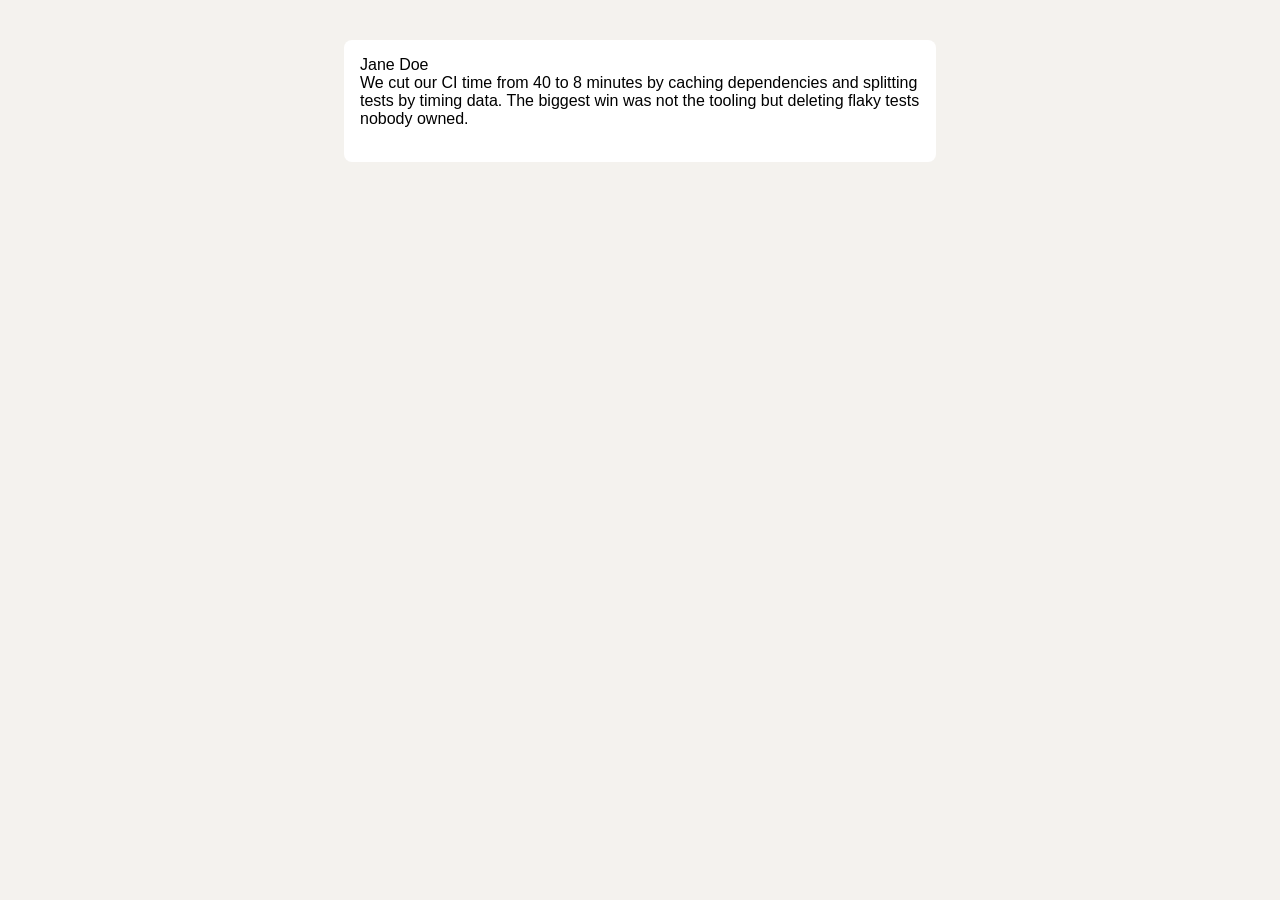
<file: scripts/fixtures/linkedin.html>
<!doctype html><html><head><meta charset="utf-8"><title>LinkedIn fixture</title>
<style>body{background:#f4f2ee;font-family:sans-serif}.feed-shared-update-v2{background:#fff;width:560px;margin:40px auto;padding:16px;border-radius:8px}</style></head>
<body>
<div class="feed-shared-update-v2" data-urn="urn:li:activity:7000000000000000001">
  <div class="update-components-actor__title"><span aria-hidden="true">Jane Doe</span></div>
  <div class="update-components-text"><span dir="ltr">We cut our CI time from 40 to 8 minutes by caching dependencies and splitting tests by timing data. The biggest win was not the tooling but deleting flaky tests nobody owned.</span></div>
  <div class="comments-comment-box"><form class="comments-comment-texteditor">
    <div class="ql-container"><div class="ql-editor" contenteditable="true" aria-label="Add a comment…"></div></div>
  </form></div>
</div>
<script>
// Minimal stand-in for Quill: accept paste events like the real editor does.
document.querySelector('.ql-editor').addEventListener('paste', (e) => {
  e.preventDefault();
  e.target.textContent += e.clipboardData.getData('text/plain');
});
</script>
</body></html>
</file>
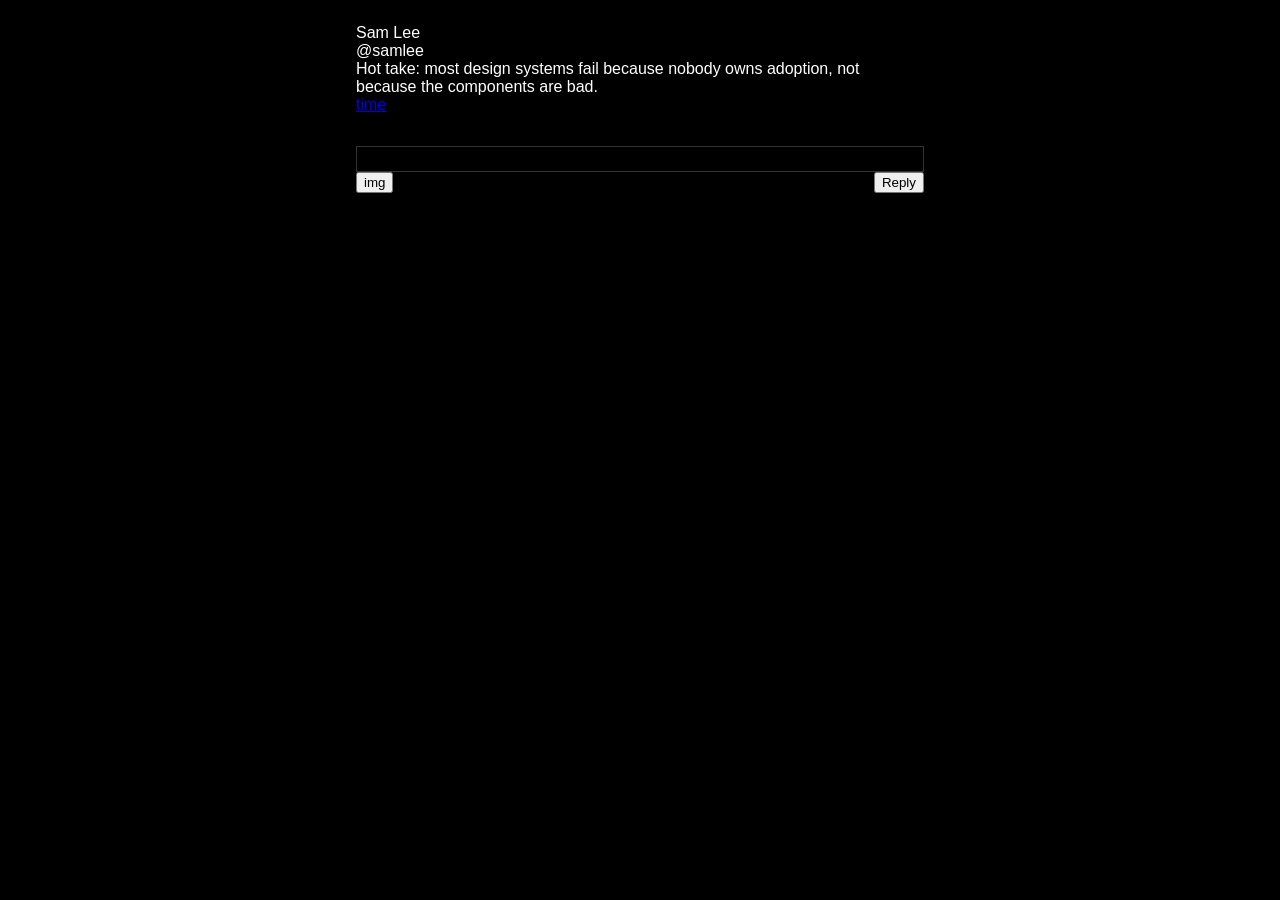
<file: scripts/fixtures/x.html>
<!doctype html><html><head><meta charset="utf-8"><title>X fixture</title></head>
<body style="background:#000;color:#fff;font-family:sans-serif">
<main style="width:600px;margin:auto">
<article data-testid="tweet" style="padding:16px">
  <div data-testid="User-Name"><span>Sam Lee</span><br><span>@samlee</span></div>
  <div data-testid="tweetText">Hot take: most design systems fail because nobody owns adoption, not because the components are bad.</div>
  <a href="https://x.com/samlee/status/123">time</a>
</article>
<div style="padding:16px">
  <div class="DraftEditor-root"><div data-testid="tweetTextarea_0" contenteditable="true" role="textbox" style="min-height:24px;border:1px solid #333"></div></div>
  <div data-testid="toolBar" style="display:flex;justify-content:space-between"><div data-testid="ScrollSnap-List" style="display:flex;gap:4px"><button>img</button></div><button>Reply</button></div>
</div>
</main>
<script>
document.querySelector('[data-testid="tweetTextarea_0"]').addEventListener('paste', (e) => {
  e.preventDefault();
  e.target.textContent += e.clipboardData.getData('text/plain');
});
</script>
</body></html>
</file>
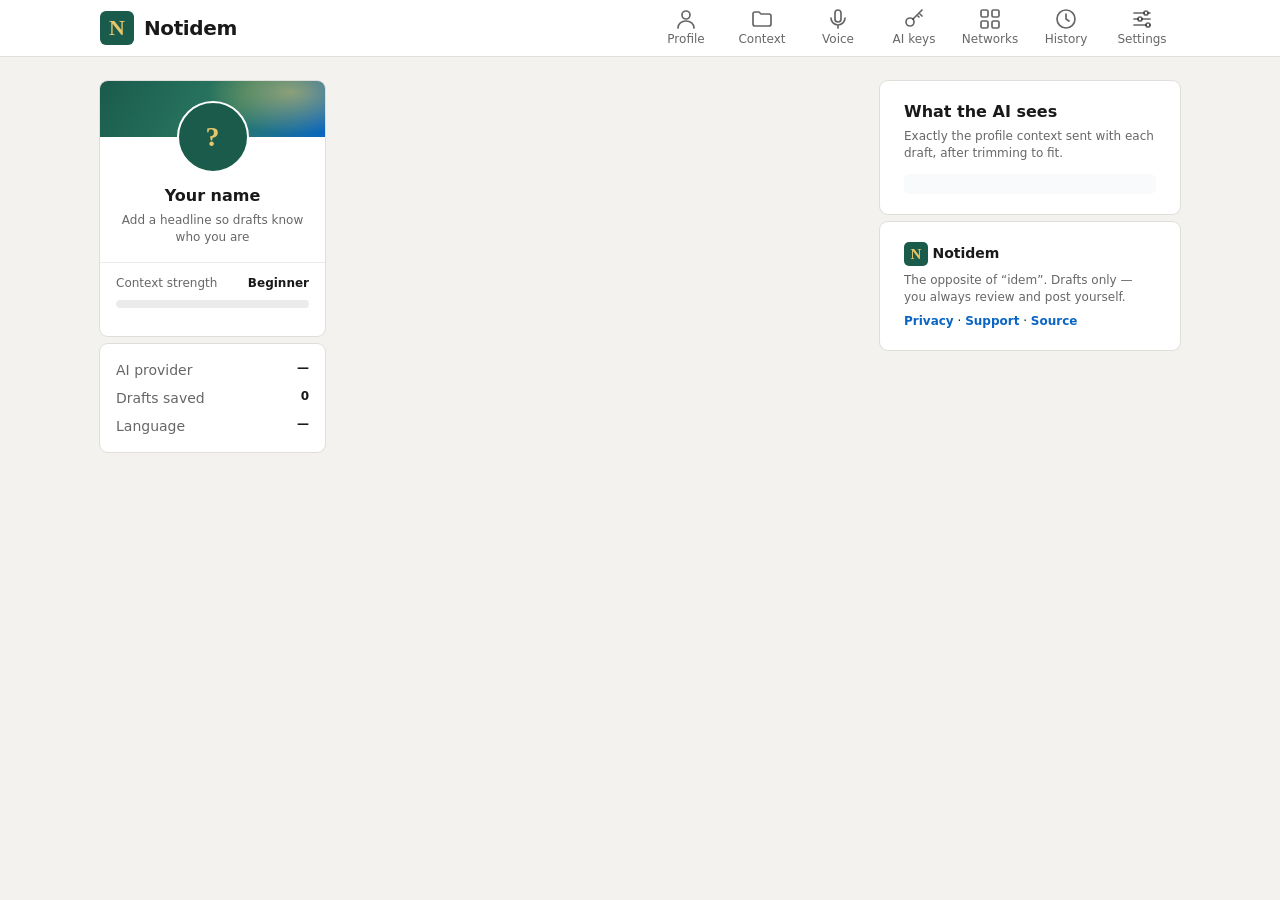
<file: extension/src/ui/options.html>
<!DOCTYPE html>
<html lang="en">
<head>
  <meta charset="UTF-8" />
  <meta name="viewport" content="width=device-width, initial-scale=1" />
  <title>Notidem — Settings</title>
  <link rel="stylesheet" href="tokens.css" />
  <link rel="stylesheet" href="options.css" />
</head>
<body>
  <!-- Global nav (LinkedIn-style icon + label tabs) -->
  <header class="topnav">
    <div class="topnav-inner">
      <a class="brand" href="#profile" aria-label="Notidem home">
        <span class="logo">N</span>
        <span class="wordmark">Notidem</span>
      </a>
      <nav class="navtabs" aria-label="Sections">
        <a href="#profile" data-section="profile">
          <svg viewBox="0 0 24 24" aria-hidden="true"><circle cx="12" cy="8" r="4"/><path d="M4 21c0-4.4 3.6-7 8-7s8 2.6 8 7"/></svg>
          <span>Profile</span>
        </a>
        <a href="#context" data-section="context">
          <svg viewBox="0 0 24 24" aria-hidden="true"><path d="M3 7a2 2 0 0 1 2-2h4l2 2h8a2 2 0 0 1 2 2v8a2 2 0 0 1-2 2H5a2 2 0 0 1-2-2z"/></svg>
          <span>Context</span>
        </a>
        <a href="#voice" data-section="voice">
          <svg viewBox="0 0 24 24" aria-hidden="true"><path d="M12 3a3 3 0 0 0-3 3v6a3 3 0 0 0 6 0V6a3 3 0 0 0-3-3z"/><path d="M5 11a7 7 0 0 0 14 0M12 18v3"/></svg>
          <span>Voice</span>
        </a>
        <a href="#ai" data-section="ai">
          <svg viewBox="0 0 24 24" aria-hidden="true"><circle cx="8" cy="15" r="4"/><path d="M11 12l9-9M17 6l3 3M15 8l2 2"/></svg>
          <span>AI keys</span>
        </a>
        <a href="#networks" data-section="networks">
          <svg viewBox="0 0 24 24" aria-hidden="true"><rect x="3" y="3" width="7" height="7" rx="1.5"/><rect x="14" y="3" width="7" height="7" rx="1.5"/><rect x="3" y="14" width="7" height="7" rx="1.5"/><rect x="14" y="14" width="7" height="7" rx="1.5"/></svg>
          <span>Networks</span>
        </a>
        <a href="#history" data-section="history">
          <svg viewBox="0 0 24 24" aria-hidden="true"><circle cx="12" cy="12" r="9"/><path d="M12 7v5l3 2"/></svg>
          <span>History</span>
        </a>
        <a href="#settings" data-section="settings">
          <svg viewBox="0 0 24 24" aria-hidden="true"><path d="M4 6h10M18 6h2M4 12h4M12 12h8M4 18h12M20 18h0"/><circle cx="16" cy="6" r="2"/><circle cx="10" cy="12" r="2"/><circle cx="18" cy="18" r="2"/></svg>
          <span>Settings</span>
        </a>
      </nav>
    </div>
  </header>

  <div class="layout">
    <!-- LEFT: identity card + context strength -->
    <aside class="col-left">
      <div class="card idcard">
        <div class="banner"></div>
        <div class="avatar" id="avatar">?</div>
        <div class="id-body">
          <div class="id-name" id="id-name">Your name</div>
          <div class="id-headline" id="id-headline">Add a headline so drafts know who you are</div>
        </div>
        <div class="strength">
          <div class="strength-top">
            <span>Context strength</span>
            <strong id="strength-level">Beginner</strong>
          </div>
          <div class="meter"><i id="strength-bar" style="width:0%"></i></div>
          <ul class="next-steps" id="next-steps"></ul>
        </div>
      </div>
      <div class="card mini-card">
        <div class="mini-row"><span class="muted">AI provider</span><strong id="side-provider">—</strong></div>
        <div class="mini-row"><span class="muted">Drafts saved</span><strong id="side-drafts">0</strong></div>
        <div class="mini-row"><span class="muted">Language</span><strong id="side-language">—</strong></div>
      </div>
    </aside>

    <!-- CENTER: sections -->
    <main class="col-main">

      <!-- PROFILE -->
      <section class="section" id="section-profile" data-section="profile">
        <div class="card">
          <div class="card-head"><h2>Intro</h2><span class="badge info">Used in every draft</span></div>
          <p class="muted">Who is writing? Keep it short and true — this is quiet context, never pasted into a comment.</p>

          <div class="grid-2">
            <div>
              <label class="field-label" for="name">Name</label>
              <input id="name" class="input" data-field="name" maxlength="80" placeholder="e.g. Paul Pessoa" autocomplete="name" />
            </div>
            <div>
              <label class="field-label" for="headline">Headline</label>
              <input id="headline" class="input" data-field="headline" maxlength="160" placeholder="e.g. Senior Frontend Engineer · React, TypeScript, AI" />
            </div>
          </div>

          <label class="field-label" for="bio">About <span class="counter" data-for="bio"></span></label>
          <textarea id="bio" class="textarea" data-field="bio" rows="5" maxlength="2000"
            placeholder="What you do, what you've built, what you care about. e.g. Frontend developer, 6+ years in React and TypeScript. I build SaaS tools and care about clean DX. Currently into AI-assisted workflows and open source."></textarea>

          <label class="field-label" for="expertise-input">Expertise &amp; topics</label>
          <div class="tagbox" id="expertise-box">
            <div class="chips" id="expertise-chips"></div>
            <input id="expertise-input" class="tag-input" placeholder="Type a skill and press Enter (e.g. React, Product design, Fintech)" />
          </div>
          <p class="field-hint">Up to 15. Notidem leans on these when a post touches your area.</p>
        </div>

        <div class="card">
          <div class="card-head"><h2>Goals</h2></div>
          <p class="muted">What do you want from being active on social media? It changes which parts of your background are worth bringing up.</p>
          <div class="chips spaced" id="goal-chips"></div>
          <label class="field-label" for="goalsNote">Anything more specific?</label>
          <input id="goalsNote" class="input" data-field="goalsNote" maxlength="240" placeholder="e.g. Looking for remote senior roles in Europe; open to consulting in fintech" />
        </div>
      </section>

      <!-- CONTEXT -->
      <section class="section" id="section-context" data-section="context">
        <div class="card">
          <div class="card-head"><h2>Context files</h2><span class="muted small" id="files-count"></span></div>
          <p class="muted">Résumé, portfolio, case studies, notes about yourself. Text is extracted on your device and stored only in this browser. Toggle a file off to keep it out of prompts.</p>

          <label class="dropzone" id="dropzone">
            <input type="file" id="file-input" accept=".pdf,.txt,.md,.markdown,application/pdf,text/plain,text/markdown" multiple hidden />
            <svg viewBox="0 0 24 24" aria-hidden="true"><path d="M12 16V4M7 9l5-5 5 5"/><path d="M4 16v3a1 1 0 0 0 1 1h14a1 1 0 0 0 1-1v-3"/></svg>
            <span class="dz-title">Drop files here or <u>browse</u></span>
            <span class="dz-sub">PDF, TXT or Markdown · up to 8 files · processed on-device</span>
          </label>
          <div class="filehint" id="file-status" aria-live="polite"></div>
          <ul class="files" id="files-list"></ul>
        </div>

        <div class="card">
          <div class="card-head"><h2>Portfolio &amp; links</h2>
            <button class="btn btn-secondary sm" id="add-link" type="button">+ Add link</button>
          </div>
          <p class="muted">Projects, website, GitHub, talks, articles. Mentioned only when directly relevant — never as self-promotion.</p>
          <div class="links" id="links-list"></div>
        </div>
      </section>

      <!-- VOICE -->
      <section class="section" id="section-voice" data-section="voice">
        <div class="card">
          <div class="card-head"><h2>Voice &amp; tone</h2></div>
          <p class="muted">How you sound. Pick a few keywords and describe your style in your own words.</p>
          <div class="chips spaced" id="tone-chips"></div>

          <label class="field-label" for="tone">Describe your style</label>
          <textarea id="tone" class="textarea" data-field="tone" rows="3" maxlength="800"
            placeholder="e.g. Direct and concise. No corporate buzzwords. I like to ask a genuine question or add a quick insight from experience. A little dry humor when it fits."></textarea>

          <label class="field-label" for="avoid">Words or phrases to never use</label>
          <input id="avoid" class="input" data-field="avoid" maxlength="400" placeholder="e.g. synergy, game-changer, “I'm humbled”, delve" />

          <label class="field-label">Emojis</label>
          <div class="seg" id="emoji-seg" role="group" aria-label="Emoji usage">
            <button type="button" data-value="never">Never</button>
            <button type="button" data-value="match">Match the conversation</button>
            <button type="button" data-value="sometimes">One, when it fits</button>
          </div>
        </div>

        <div class="card">
          <div class="card-head"><h2>Writing samples</h2><span class="badge info">Big quality boost</span></div>
          <p class="muted">Paste 1–3 comments or posts you actually wrote. Notidem mimics the rhythm and word choice — not the content.</p>
          <textarea id="samples" class="textarea" data-field="samples" rows="6" maxlength="1500"
            placeholder="Paste a few of your own comments here, one per paragraph."></textarea>
        </div>
      </section>

      <!-- AI KEYS -->
      <section class="section" id="section-ai" data-section="ai">
        <div class="card">
          <div class="card-head"><h2>AI provider</h2></div>
          <p class="muted">Bring your own key. Choose which model writes your drafts — Groq and Gemini have free tiers.</p>
          <div class="providers" id="providers"></div>
          <div class="row-actions">
            <button class="btn btn-primary" id="save-keys" type="button">Save keys</button>
            <button class="btn btn-tertiary" id="forget-keys" type="button">Forget my keys</button>
          </div>
        </div>

        <div class="card security">
          <h3>How your keys are protected</h3>
          <ul class="checks">
            <li>Encrypted at rest on this device (AES-GCM) before being saved.</li>
            <li>Stored only in this browser's local storage — never synced to the cloud.</li>
            <li>Sent straight to the AI provider you choose; they never pass through our servers.</li>
            <li>Never written to logs or the console, and never exposed to the pages you visit.</li>
          </ul>
          <p class="muted small">No browser extension can fully protect a key against malware already running on your computer. For maximum safety, use a scoped key with a low spend limit, and remove it when you're done.</p>
        </div>
      </section>

      <!-- NETWORKS -->
      <section class="section" id="section-networks" data-section="networks">
        <div class="card">
          <div class="card-head"><h2>Networks</h2></div>
          <p class="muted">Where the Notidem button shows up. <strong>Quick draft</strong> in the toolbar popup already works on any site — select text, generate, copy.</p>
          <p class="muted">Want the in-page button on another network? Vote for it — we build the most requested ones first.</p>
          <div class="platforms" id="platforms"></div>
          <p class="muted small vote-note" id="vote-note"></p>
        </div>
      </section>

      <!-- HISTORY -->
      <section class="section" id="section-history" data-section="history">
        <div class="card">
          <div class="card-head"><h2>History</h2>
            <div class="row-actions tight">
              <button class="btn btn-tertiary sm" id="export-history" type="button">Export</button>
              <button class="btn btn-danger sm" id="clear-history" type="button">Clear</button>
            </div>
          </div>
          <div class="history-tools">
            <input id="history-search" class="input" type="search" placeholder="Search drafts, authors…" />
            <div class="chips" id="history-filter"></div>
          </div>
          <p class="muted small" id="history-count"></p>
        </div>
        <div id="history-list"></div>
      </section>

      <!-- SETTINGS -->
      <section class="section" id="section-settings" data-section="settings">
        <div class="card">
          <div class="card-head"><h2>Writing defaults</h2></div>
          <div class="grid-3">
            <div>
              <label class="field-label" for="language">Draft language</label>
              <select id="language" class="select">
                <option value="auto">Auto — same as the post</option>
                <option>English</option>
                <option>Portuguese</option>
                <option>Spanish</option>
                <option>French</option>
                <option>German</option>
                <option>Italian</option>
                <option>Dutch</option>
                <option>Japanese</option>
              </select>
            </div>
            <div>
              <label class="field-label" for="default-goal">Default goal</label>
              <select id="default-goal" class="select"></select>
            </div>
            <div>
              <label class="field-label" for="default-length">Default length</label>
              <select id="default-length" class="select">
                <option value="short">Short</option>
                <option value="medium">Medium</option>
                <option value="long">Long</option>
              </select>
            </div>
          </div>
        </div>

        <div class="card">
          <div class="setting-row">
            <div>
              <h3>Share anonymous usage stats</h3>
              <p class="muted">Helps decide what to build next: which networks and goals are used. Never your text, drafts, profile, names, links or keys. Off by default.</p>
              <p class="muted small" id="analytics-state"></p>
            </div>
            <label class="switch"><input type="checkbox" id="share-usage" /><span></span></label>
          </div>
        </div>

        <div class="card">
          <div class="card-head"><h2>Backup</h2></div>
          <p class="muted">Move your profile, voice, links and files to another browser. API keys are never included.</p>
          <div class="row-actions">
            <button class="btn btn-secondary" id="export-profile" type="button">Export profile</button>
            <label class="btn btn-tertiary" for="import-file">Import profile</label>
            <input type="file" id="import-file" accept="application/json,.json" hidden />
          </div>
        </div>

        <div class="card danger">
          <div class="card-head"><h2>Reset</h2></div>
          <p class="muted">Erase your profile, files, keys, preferences, votes and history from this browser.</p>
          <div class="row-actions"><button class="btn btn-danger" id="reset-all" type="button">Clear all data</button></div>
        </div>
      </section>
    </main>

    <!-- RIGHT: transparency -->
    <aside class="col-right">
      <div class="card">
        <div class="card-head"><h3>What the AI sees</h3><span class="muted small" id="preview-size"></span></div>
        <p class="muted small">Exactly the profile context sent with each draft, after trimming to fit.</p>
        <pre class="preview" id="preview"></pre>
      </div>
      <div class="card about">
        <p><span class="logo sm">N</span> <strong>Notidem</strong> <span class="muted" id="version"></span></p>
        <p class="muted small">The opposite of “idem”. Drafts only — you always review and post yourself.</p>
        <p class="small links-row">
          <a href="https://paulpessoa.github.io/notidem/privacy.html" target="_blank" rel="noopener">Privacy</a> ·
          <a href="https://paulpessoa.github.io/notidem/support.html" target="_blank" rel="noopener">Support</a> ·
          <a href="https://github.com/paulpessoa/notidem" target="_blank" rel="noopener">Source</a>
        </p>
      </div>
    </aside>
  </div>

  <div class="toast" id="toast" role="status" aria-live="polite"></div>

  <script src="../../vendor/pdf.min.js"></script>
  <script type="module" src="options.js"></script>
</body>
</html>
</file>
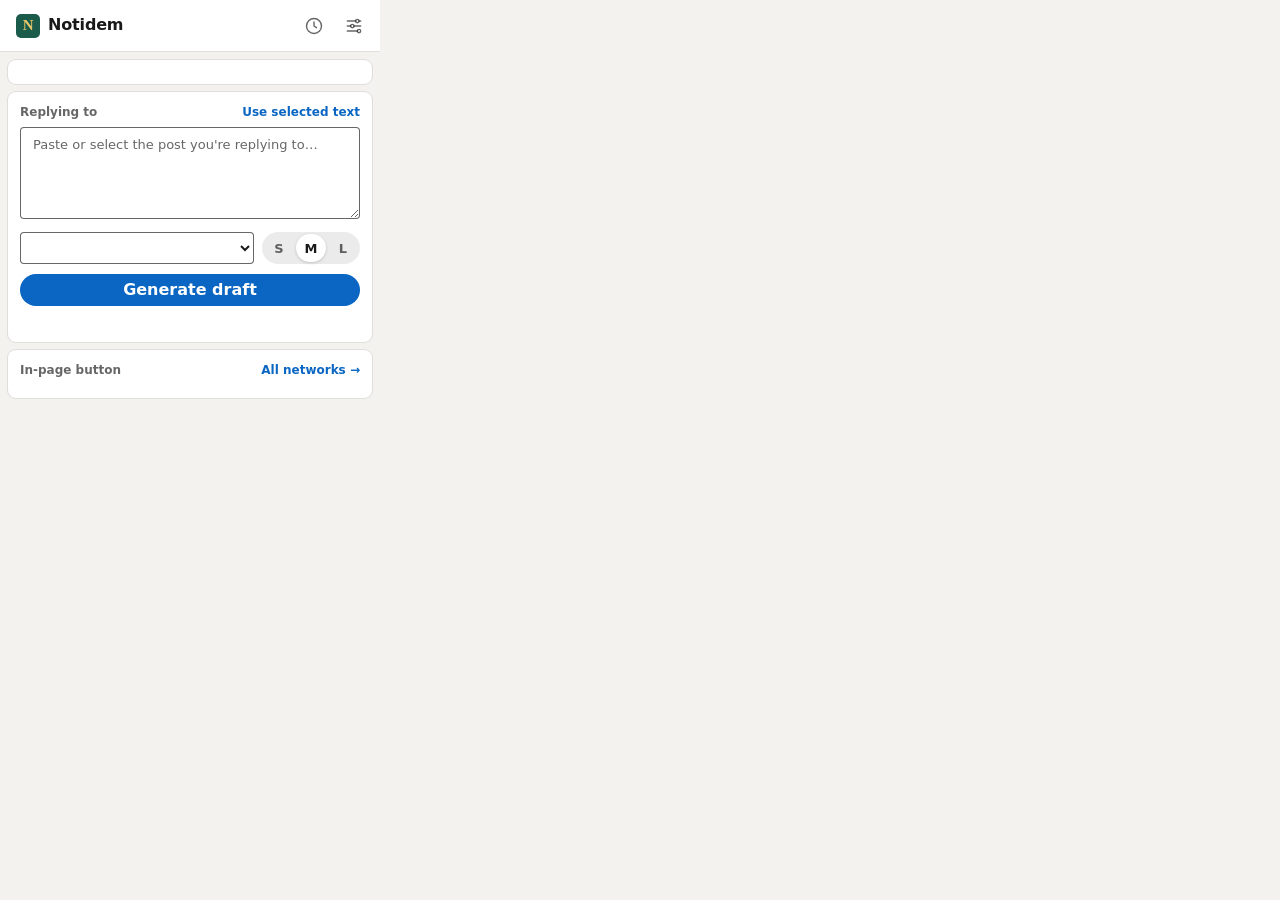
<file: extension/src/ui/popup.html>
<!DOCTYPE html>
<html lang="en">
<head>
  <meta charset="UTF-8" />
  <title>Notidem</title>
  <link rel="stylesheet" href="tokens.css" />
  <link rel="stylesheet" href="popup.css" />
</head>
<body>
  <header class="pp-head">
    <div class="pp-brand"><span class="logo sm">N</span><span>Notidem</span></div>
    <button class="pp-icon" id="open-history" title="History" aria-label="History">
      <svg viewBox="0 0 24 24" aria-hidden="true"><circle cx="12" cy="12" r="9"/><path d="M12 7v5l3 2"/></svg>
    </button>
    <button class="pp-icon" id="open-options" title="Settings" aria-label="Settings">
      <svg viewBox="0 0 24 24" aria-hidden="true"><path d="M4 6h10M18 6h2M4 12h4M12 12h8M4 18h12"/><circle cx="16" cy="6" r="2"/><circle cx="10" cy="12" r="2"/><circle cx="18" cy="18" r="2"/></svg>
    </button>
  </header>

  <main class="pp-body">
    <!-- Where am I? -->
    <section class="pp-site" id="site"></section>

    <!-- Setup nudge -->
    <section class="pp-setup" id="setup" hidden></section>

    <!-- Quick draft: works on any site -->
    <section class="pp-card">
      <div class="pp-label-row">
        <label class="pp-label" for="source">Replying to</label>
        <button class="pp-link" id="use-selection" type="button">Use selected text</button>
      </div>
      <textarea id="source" class="textarea pp-source" rows="4" placeholder="Paste or select the post you're replying to…"></textarea>

      <div class="pp-controls">
        <select id="goal" class="select" aria-label="Goal"></select>
        <div class="seg" id="length" role="group" aria-label="Length">
          <button type="button" data-value="short">S</button>
          <button type="button" data-value="medium" aria-pressed="true">M</button>
          <button type="button" data-value="long">L</button>
        </div>
      </div>

      <div class="pp-output" id="output" data-state="idle" hidden></div>

      <div class="pp-actions">
        <button class="btn btn-primary pp-grow" id="generate" type="button">Generate draft</button>
        <button class="btn btn-muted" id="copy" type="button" hidden>Copy</button>
      </div>
      <p class="pp-status" id="status" aria-live="polite"></p>
    </section>

    <!-- Other networks -->
    <section class="pp-more">
      <div class="pp-label-row">
        <span class="pp-label">In-page button</span>
        <a href="#" class="pp-link" id="open-networks">All networks →</a>
      </div>
      <div class="pp-glyphs" id="glyphs"></div>
    </section>
  </main>

  <div class="toast" id="toast" role="status" aria-live="polite"></div>
  <script type="module" src="popup.js"></script>
</body>
</html>
</file>
<file: extension/src/ui/tokens.css>
/* src/ui/tokens.css — shared design system for the popup and options page.
   LinkedIn-like visual language: system font, warm grey canvas, white cards,
   #0a66c2 actions, pill buttons. Brand mark stays Notidem green + gold. */

:root {
  color-scheme: light;
  --blue: #0a66c2;
  --blue-hover: #004182;
  --blue-soft: #e8f1fb;
  --on-blue: #fff;
  --green: #1a5b4b;
  --green-hover: #134537;
  --gold: #e8c66a;
  --ok: #057642;
  --ok-soft: #e6f3ec;
  --warn: #915907;
  --warn-soft: #fcf0d9;
  --red: #b24020;
  --red-soft: #fdeeea;

  --ink: rgba(0, 0, 0, 0.9);
  --ink-2: rgba(0, 0, 0, 0.75);
  --ink-3: rgba(0, 0, 0, 0.6);
  --line: #e0dfdc;
  --line-2: #ebebeb;
  --surface: #ffffff;
  --surface-2: #f9fafb;
  --canvas: #f4f2ee;
  --hover: rgba(0, 0, 0, 0.06);

  --font: -apple-system, system-ui, BlinkMacSystemFont, "Segoe UI", Roboto, "Helvetica Neue", "Fira Sans", Ubuntu, Oxygen, "Oxygen Sans", Cantarell, "Droid Sans", "Apple Color Emoji", "Segoe UI Emoji", "Segoe UI Symbol", sans-serif;
  --radius: 8px;
  --card-shadow: 0 0 0 1px rgba(140, 140, 140, 0.2);
  --pop-shadow: 0 0 0 1px rgba(0, 0, 0, 0.08), 0 4px 16px rgba(0, 0, 0, 0.12);
  --ease: cubic-bezier(0.22, 0.61, 0.36, 1);
}

@media (prefers-color-scheme: dark) {
  :root {
    color-scheme: dark;
    --blue: #71b7fb;
    --blue-hover: #9ccbfc;
    --blue-soft: rgba(113, 183, 251, 0.14);
    --on-blue: #000;
    --ok: #7fc15e;
    --ok-soft: rgba(127, 193, 94, 0.14);
    --warn: #e8c66a;
    --warn-soft: rgba(232, 198, 106, 0.14);
    --red: #f5987e;
    --red-soft: rgba(245, 152, 126, 0.12);
    --ink: rgba(255, 255, 255, 0.9);
    --ink-2: rgba(255, 255, 255, 0.75);
    --ink-3: rgba(255, 255, 255, 0.6);
    --line: #38434f;
    --line-2: #2c343d;
    --surface: #1b1f23;
    --surface-2: #22272c;
    --canvas: #000000;
    --hover: rgba(255, 255, 255, 0.08);
    --card-shadow: 0 0 0 1px #38434f;
  }
}

* { box-sizing: border-box; margin: 0; padding: 0; }
html { -webkit-text-size-adjust: 100%; }
body {
  font: 400 14px/1.43 var(--font);
  color: var(--ink);
  background: var(--canvas);
  -webkit-font-smoothing: antialiased;
}
a { color: var(--blue); text-decoration: none; font-weight: 600; }
a:hover { text-decoration: underline; }
[hidden] { display: none !important; }
:focus-visible { outline: 2px solid var(--blue); outline-offset: 2px; }

/* Brand mark */
.logo {
  display: inline-grid; place-items: center; flex-shrink: 0;
  width: 34px; height: 34px; border-radius: 6px;
  background: var(--green); color: var(--gold);
  font: 700 22px/1 Georgia, "Times New Roman", serif;
}
.logo.sm { width: 24px; height: 24px; font-size: 15px; border-radius: 5px; }

/* Cards */
.card {
  background: var(--surface);
  border-radius: var(--radius);
  box-shadow: var(--card-shadow);
  padding: 20px 24px;
}
.card + .card { margin-top: 8px; }
.card h2 { font-size: 20px; font-weight: 600; line-height: 1.25; color: var(--ink); }
.card h3 { font-size: 16px; font-weight: 600; color: var(--ink); }
.card-head { display: flex; align-items: center; justify-content: space-between; gap: 12px; margin-bottom: 4px; }
.muted { color: var(--ink-3); font-size: 14px; }
.small { font-size: 12px; }

/* Buttons */
.btn {
  display: inline-flex; align-items: center; justify-content: center; gap: 6px;
  min-height: 32px; padding: 6px 16px;
  font: 600 16px/1.25 var(--font);
  border-radius: 999px; border: 0; cursor: pointer;
  transition: background 0.15s var(--ease), box-shadow 0.15s var(--ease), color 0.15s var(--ease);
  white-space: nowrap;
}
.btn.sm { min-height: 28px; padding: 4px 12px; font-size: 14px; }
.btn:disabled { opacity: 0.45; cursor: default; }
.btn-primary { background: var(--blue); color: var(--on-blue); }
.btn-primary:not(:disabled):hover { background: var(--blue-hover); }
.btn-secondary { background: transparent; color: var(--blue); box-shadow: inset 0 0 0 1px var(--blue); }
.btn-secondary:not(:disabled):hover { background: var(--blue-soft); box-shadow: inset 0 0 0 2px var(--blue); }
.btn-tertiary { background: transparent; color: var(--ink-3); }
.btn-tertiary:not(:disabled):hover { background: var(--hover); color: var(--ink-2); }
.btn-muted { background: transparent; color: var(--ink-2); box-shadow: inset 0 0 0 1px var(--ink-3); }
.btn-muted:not(:disabled):hover { background: var(--hover); box-shadow: inset 0 0 0 2px var(--ink-2); }
.btn-danger { background: transparent; color: var(--red); box-shadow: inset 0 0 0 1px var(--red); }
.btn-danger:not(:disabled):hover { background: var(--red-soft); }
.btn-green { background: var(--green); color: #fff; }
.btn-green:not(:disabled):hover { background: var(--green-hover); }

/* Form fields */
.field-label { display: block; font-size: 14px; color: var(--ink-3); margin: 16px 0 4px; }
.field-label:first-child { margin-top: 0; }
.field-hint { font-size: 12px; color: var(--ink-3); margin-top: 4px; }
.input, .textarea, .select {
  width: 100%;
  font: 400 14px/1.43 var(--font);
  color: var(--ink);
  background: var(--surface);
  border: 1px solid var(--ink-3);
  border-radius: 4px;
  padding: 6px 12px;
  min-height: 32px;
  outline: none;
  transition: box-shadow 0.12s, border-color 0.12s;
}
.textarea { padding: 8px 12px; resize: vertical; }
.input::placeholder, .textarea::placeholder { color: var(--ink-3); }
.input:hover, .textarea:hover, .select:hover { box-shadow: 0 0 0 1px var(--ink-3); }
.input:focus, .textarea:focus, .select:focus { border-color: var(--ink); box-shadow: 0 0 0 1px var(--ink); }
.select { cursor: pointer; }

/* Chips (LinkedIn "pill" filters) */
.chips { display: flex; flex-wrap: wrap; gap: 8px; }
.chip {
  display: inline-flex; align-items: center; gap: 6px;
  min-height: 32px; padding: 4px 12px; border-radius: 999px;
  font: 600 14px/1.2 var(--font);
  color: var(--ink-2); background: var(--surface);
  border: 1px solid var(--ink-3); cursor: pointer;
  transition: background 0.12s, border-color 0.12s, color 0.12s;
}
.chip:hover { background: var(--hover); box-shadow: inset 0 0 0 1px var(--ink-3); }
.chip[aria-pressed="true"] { background: var(--ok); border-color: var(--ok); color: #fff; }
@media (prefers-color-scheme: dark) { .chip[aria-pressed="true"] { color: #000; } }
.chip .x { font-weight: 400; opacity: 0.7; }

/* Status badges */
.badge {
  display: inline-flex; align-items: center; gap: 4px;
  height: 20px; padding: 0 8px; border-radius: 999px;
  font: 600 12px/1 var(--font); white-space: nowrap;
}
.badge.live { background: var(--ok-soft); color: var(--ok); }
.badge.beta { background: var(--warn-soft); color: var(--warn); }
.badge.soon { background: var(--line-2); color: var(--ink-3); }
.badge.info { background: var(--blue-soft); color: var(--blue); }

/* Platform glyph tile */
.glyph {
  display: inline-grid; place-items: center; flex-shrink: 0;
  width: 40px; height: 40px; border-radius: 8px;
  color: #fff; font: 700 15px/1 var(--font); letter-spacing: -0.02em;
}
.glyph.sm { width: 24px; height: 24px; font-size: 11px; border-radius: 5px; }

/* Toggle switch */
.switch { position: relative; display: inline-block; width: 40px; height: 24px; flex-shrink: 0; }
.switch input { opacity: 0; width: 0; height: 0; }
.switch span {
  position: absolute; inset: 0; border-radius: 999px; cursor: pointer;
  background: var(--ink-3); transition: background 0.15s;
}
.switch span::before {
  content: ""; position: absolute; width: 18px; height: 18px; left: 3px; top: 3px;
  border-radius: 50%; background: #fff; transition: transform 0.15s var(--ease);
}
.switch input:checked + span { background: var(--ok); }
.switch input:checked + span::before { transform: translateX(16px); }
.switch input:focus-visible + span { outline: 2px solid var(--blue); outline-offset: 2px; }

/* Progress meter */
.meter { height: 8px; border-radius: 999px; background: var(--line-2); overflow: hidden; }
.meter > i { display: block; height: 100%; border-radius: 999px; background: var(--ok); transition: width 0.4s var(--ease); }

/* Skeleton + spinner */
.spinner {
  display: inline-block; width: 16px; height: 16px; flex-shrink: 0;
  border: 2px solid var(--line); border-top-color: var(--blue);
  border-radius: 50%; animation: spin 0.65s linear infinite;
}
@keyframes spin { to { transform: rotate(360deg); } }
.sk {
  height: 12px; border-radius: 6px;
  background: linear-gradient(90deg, var(--line-2), var(--line), var(--line-2));
  background-size: 200% 100%; animation: sk 1.1s linear infinite;
}
@keyframes sk { to { background-position: -200% 0; } }
@keyframes rise { from { opacity: 0; transform: translateY(6px); } to { opacity: 1; transform: none; } }

/* Toast */
.toast {
  position: fixed; left: 50%; bottom: 24px; transform: translateX(-50%) translateY(20px);
  display: flex; align-items: center; gap: 8px;
  padding: 12px 16px; border-radius: 8px;
  background: #1d2226; color: #fff; font-weight: 600; font-size: 14px;
  box-shadow: var(--pop-shadow); opacity: 0; pointer-events: none;
  transition: opacity 0.2s, transform 0.2s var(--ease); z-index: 100;
}
.toast.show { opacity: 1; transform: translateX(-50%) translateY(0); }
.toast::before { content: "✓"; color: #7fc15e; }
.toast.err::before { content: "!"; color: #f5987e; }
</file>
<file: extension/src/ui/options.css>
/* src/ui/options.css — settings page, LinkedIn-style 3-column layout */

body { min-height: 100vh; }

/* ---- Global nav --------------------------------------------------------- */
.topnav {
  position: sticky; top: 0; z-index: 10;
  background: var(--surface);
  border-bottom: 1px solid var(--line);
}
.topnav-inner {
  max-width: 1128px; margin: 0 auto; padding: 0 24px;
  height: 56px; display: flex; align-items: center; gap: 16px;
}
.brand { display: flex; align-items: center; gap: 10px; color: var(--ink); text-decoration: none !important; }
.wordmark { font-size: 20px; font-weight: 700; letter-spacing: -0.02em; }
.navtabs { margin-left: auto; display: flex; height: 100%; }
.navtabs a {
  position: relative;
  display: flex; flex-direction: column; align-items: center; justify-content: center;
  min-width: 76px; padding: 0 6px; height: 100%;
  color: var(--ink-3); font-weight: 400; font-size: 12px; text-decoration: none;
}
.navtabs a:hover { color: var(--ink); }
.navtabs svg { width: 24px; height: 24px; fill: none; stroke: currentColor; stroke-width: 1.7; stroke-linecap: round; stroke-linejoin: round; }
.navtabs a.is-active { color: var(--ink); }
.navtabs a.is-active::after {
  content: ""; position: absolute; left: 0; right: 0; bottom: 0;
  height: 2px; background: var(--ink);
}
.navtabs a .dot {
  position: absolute; top: 8px; right: calc(50% - 18px);
  width: 8px; height: 8px; border-radius: 50%; background: #cb112d;
  box-shadow: 0 0 0 2px var(--surface);
}

/* ---- Layout -------------------------------------------------------------- */
.layout {
  max-width: 1128px; margin: 0 auto; padding: 24px;
  display: grid; gap: 24px;
  grid-template-columns: 225px minmax(0, 1fr) 300px;
  align-items: start;
}
.col-left, .col-right { position: sticky; top: 80px; }
.col-right .card + .card, .col-left .card + .card { margin-top: 8px; }

@media (max-width: 1100px) {
  .layout { grid-template-columns: 225px minmax(0, 1fr); }
  .col-right { position: static; grid-column: 2; }
}
@media (max-width: 760px) {
  .layout { grid-template-columns: 1fr; padding: 12px; gap: 12px; }
  .col-left, .col-right { position: static; grid-column: auto; }
  .navtabs a { min-width: 48px; }
  .navtabs a span { display: none; }
  .wordmark { display: none; }
  .topnav-inner { padding: 0 12px; }
}

/* ---- Identity card ------------------------------------------------------- */
.idcard { padding: 0; overflow: hidden; text-align: center; }
.banner {
  height: 56px;
  background:
    radial-gradient(120px 60px at 85% 20%, rgba(232, 198, 106, 0.55), transparent 70%),
    linear-gradient(120deg, #1a5b4b, #2b7a64 60%, #0a66c2);
}
.avatar {
  width: 72px; height: 72px; margin: -36px auto 0; border-radius: 50%;
  display: grid; place-items: center;
  background: var(--green); color: var(--gold);
  font: 700 28px/1 Georgia, "Times New Roman", serif;
  border: 2px solid var(--surface); position: relative;
}
.id-body { padding: 12px 16px 16px; border-bottom: 1px solid var(--line-2); }
.id-name { font-size: 16px; font-weight: 600; color: var(--ink); word-break: break-word; }
.id-headline { font-size: 12px; color: var(--ink-3); margin-top: 4px; word-break: break-word; }
.strength { padding: 12px 16px 16px; text-align: left; }
.strength-top { display: flex; justify-content: space-between; font-size: 12px; color: var(--ink-3); margin-bottom: 8px; }
.strength-top strong { color: var(--ink); }
.next-steps { list-style: none; margin-top: 12px; display: grid; gap: 6px; }
.next-steps a { font-size: 12px; font-weight: 600; }
.next-steps li::before { content: "+ "; color: var(--ink-3); }
.mini-card { padding: 12px 16px; }
.mini-row { display: flex; justify-content: space-between; gap: 8px; font-size: 12px; padding: 4px 0; }
.mini-row strong { color: var(--ink); font-weight: 600; text-align: right; }

/* ---- Sections ------------------------------------------------------------ */
.section { display: none; animation: rise 0.2s var(--ease); }
.section.is-active { display: block; }
.grid-2 { display: grid; grid-template-columns: 1fr 1fr; gap: 0 16px; }
.grid-3 { display: grid; grid-template-columns: repeat(3, 1fr); gap: 0 16px; }
@media (max-width: 760px) { .grid-2, .grid-3 { grid-template-columns: 1fr; } }
.grid-2 .field-label, .grid-3 .field-label { margin-top: 16px; }
.counter { float: right; font-size: 12px; color: var(--ink-3); }
.chips.spaced { margin: 12px 0 4px; }
.row-actions { display: flex; gap: 8px; align-items: center; flex-wrap: wrap; margin-top: 16px; }
.row-actions.tight { margin-top: 0; }

/* Tag input */
.tagbox {
  display: flex; flex-wrap: wrap; gap: 8px; align-items: center;
  border: 1px solid var(--ink-3); border-radius: 4px; padding: 6px 8px; min-height: 40px;
  background: var(--surface);
}
.tagbox:focus-within { border-color: var(--ink); box-shadow: 0 0 0 1px var(--ink); }
.tagbox .chip { min-height: 26px; padding: 2px 10px; font-size: 13px; }
.tag-input { flex: 1; min-width: 180px; border: 0; outline: none; background: transparent; font: inherit; color: var(--ink); padding: 4px; }

/* Segmented control */
.seg { display: inline-flex; flex-wrap: wrap; gap: 4px; padding: 4px; border-radius: 999px; background: var(--line-2); }
.seg button {
  min-height: 28px; padding: 4px 14px; border: 0; border-radius: 999px; cursor: pointer;
  background: transparent; color: var(--ink-3); font: 600 14px/1.2 var(--font);
}
.seg button[aria-pressed="true"] { background: var(--surface); color: var(--ink); box-shadow: 0 1px 3px rgba(0,0,0,0.18); }

/* ---- Files --------------------------------------------------------------- */
.dropzone {
  margin-top: 16px;
  display: flex; flex-direction: column; align-items: center; gap: 6px;
  padding: 24px 16px; border-radius: var(--radius);
  border: 2px dashed var(--line); background: var(--surface-2);
  cursor: pointer; text-align: center; transition: border-color 0.15s, background 0.15s;
}
.dropzone:hover, .dropzone.drag { border-color: var(--blue); background: var(--blue-soft); }
.dropzone svg { width: 28px; height: 28px; fill: none; stroke: var(--blue); stroke-width: 1.8; stroke-linecap: round; stroke-linejoin: round; }
.dz-title { font-weight: 600; color: var(--ink); }
.dz-sub { font-size: 12px; color: var(--ink-3); }
.filehint { font-size: 12px; margin-top: 8px; min-height: 16px; color: var(--ink-3); }
.filehint.ok { color: var(--ok); }
.filehint.err { color: var(--red); }
.files { list-style: none; margin-top: 8px; }
.file {
  display: grid; grid-template-columns: 40px minmax(0, 1fr) auto; gap: 12px; align-items: center;
  padding: 12px 0; border-top: 1px solid var(--line-2);
}
.file-icon {
  width: 40px; height: 48px; border-radius: 4px; display: grid; place-items: center;
  background: var(--blue-soft); color: var(--blue); font: 700 10px/1 var(--font); text-transform: uppercase;
}
.file-icon.pdf { background: var(--red-soft); color: var(--red); }
.file-name { font-weight: 600; color: var(--ink); overflow: hidden; text-overflow: ellipsis; white-space: nowrap; }
.file-meta { display: flex; align-items: center; gap: 8px; flex-wrap: wrap; font-size: 12px; color: var(--ink-3); margin-top: 2px; }
.file-meta select { font: 600 12px/1 var(--font); color: var(--ink-2); background: transparent; border: 1px solid var(--line); border-radius: 999px; padding: 3px 8px; cursor: pointer; }
.file-actions { display: flex; align-items: center; gap: 8px; }
.file.off .file-name, .file.off .file-icon { opacity: 0.45; }
.file-preview {
  grid-column: 2 / -1; font-size: 12px; color: var(--ink-3); white-space: pre-wrap;
  max-height: 160px; overflow: auto; background: var(--surface-2); border-radius: 6px; padding: 8px 10px;
}

/* ---- Links ---------------------------------------------------------------- */
.links { display: grid; gap: 8px; margin-top: 12px; }
.link-row {
  display: grid; grid-template-columns: 1fr 1.3fr auto; gap: 8px; align-items: start;
  padding: 12px; border-radius: var(--radius); background: var(--surface-2); border: 1px solid var(--line-2);
}
.link-row .note { grid-column: 1 / 3; }
@media (max-width: 760px) { .link-row { grid-template-columns: 1fr auto; } .link-row .url, .link-row .note { grid-column: 1 / 2; } }
.empty { text-align: center; color: var(--ink-3); padding: 16px; font-size: 14px; }

/* ---- Providers ------------------------------------------------------------ */
.providers { display: grid; gap: 8px; margin-top: 16px; }
.provider {
  display: grid; grid-template-columns: auto 1fr; gap: 4px 12px; align-items: center;
  padding: 12px 16px; border-radius: var(--radius); border: 1px solid var(--line);
  transition: border-color 0.15s, box-shadow 0.15s;
}
.provider.is-default { border-color: var(--ok); box-shadow: inset 0 0 0 1px var(--ok); }
.provider input[type="radio"] { width: 18px; height: 18px; accent-color: var(--ok); cursor: pointer; }
.provider-top { display: flex; align-items: center; gap: 8px; flex-wrap: wrap; }
.provider-name { font-weight: 600; color: var(--ink); }
.provider-model { font-size: 12px; color: var(--ink-3); }
.provider-key { grid-column: 2; display: flex; gap: 8px; margin-top: 6px; }
.provider-key .input { font-family: ui-monospace, SFMono-Regular, Menlo, Consolas, monospace; font-size: 13px; }
.security h3 { margin-bottom: 8px; }
.checks { list-style: none; display: grid; gap: 6px; margin-bottom: 12px; }
.checks li { padding-left: 24px; position: relative; color: var(--ink-2); }
.checks li::before { content: "✓"; position: absolute; left: 4px; color: var(--ok); font-weight: 700; }

/* ---- Platforms ------------------------------------------------------------ */
.platforms { display: grid; grid-template-columns: repeat(auto-fill, minmax(220px, 1fr)); gap: 8px; margin-top: 16px; }
.platform {
  display: grid; grid-template-columns: 40px 1fr; gap: 8px 12px; align-content: start;
  padding: 16px; border-radius: var(--radius); border: 1px solid var(--line);
}
.platform-name { font-weight: 600; color: var(--ink); }
.platform-blurb { grid-column: 1 / -1; font-size: 12px; color: var(--ink-3); }
.platform-foot { grid-column: 1 / -1; display: flex; align-items: center; gap: 8px; flex-wrap: wrap; }
.platform-foot .voted { font-size: 12px; color: var(--ok); font-weight: 600; }
.vote-note { margin-top: 12px; }

/* ---- History -------------------------------------------------------------- */
.history-tools { display: grid; gap: 12px; margin-top: 12px; }
#history-count { margin-top: 12px; }
#history-list { margin-top: 8px; }
.hentry { padding: 16px 24px 8px; }
.hentry-top { display: flex; gap: 8px; align-items: center; }
.hentry-who { flex: 1; min-width: 0; }
.hentry-author { font-weight: 600; color: var(--ink); }
.hentry-date { font-size: 12px; color: var(--ink-3); }
.hentry-title { font-size: 12px; color: var(--ink-3); margin-top: 8px; border-left: 3px solid var(--line); padding-left: 8px; }
.hentry-body { margin-top: 8px; white-space: pre-wrap; color: var(--ink); word-break: break-word; }
.hentry-foot { display: flex; gap: 4px; margin-top: 8px; padding-top: 4px; border-top: 1px solid var(--line-2); }
.hentry-foot .btn { font-size: 14px; color: var(--ink-3); }

/* ---- Settings ------------------------------------------------------------- */
.setting-row { display: flex; gap: 16px; align-items: flex-start; justify-content: space-between; }
.setting-row h3 { margin-bottom: 4px; }
.danger h2 { color: var(--red); }

/* ---- Right column --------------------------------------------------------- */
.preview {
  margin-top: 12px; max-height: 420px; overflow: auto;
  font: 12px/1.5 ui-monospace, SFMono-Regular, Menlo, Consolas, monospace;
  white-space: pre-wrap; word-break: break-word; color: var(--ink-2);
  background: var(--surface-2); border-radius: 6px; padding: 10px 12px;
}
.about p + p { margin-top: 6px; }
.about .logo { vertical-align: middle; }
</file>
<file: extension/src/ui/popup.css>
/* src/ui/popup.css — toolbar popup */

body { width: 380px; background: var(--canvas); }

.pp-head {
  display: flex; align-items: center; gap: 4px;
  height: 52px; padding: 0 8px 0 16px;
  background: var(--surface); border-bottom: 1px solid var(--line);
}
.pp-brand { flex: 1; display: flex; align-items: center; gap: 8px; font-size: 16px; font-weight: 700; letter-spacing: -0.01em; }
.pp-icon {
  width: 36px; height: 36px; border: 0; border-radius: 50%; background: transparent;
  color: var(--ink-3); cursor: pointer; display: grid; place-items: center;
}
.pp-icon:hover { background: var(--hover); color: var(--ink); }
.pp-icon svg { width: 20px; height: 20px; fill: none; stroke: currentColor; stroke-width: 1.7; stroke-linecap: round; stroke-linejoin: round; }

.pp-body { padding: 8px; display: grid; gap: 8px; }

.pp-site, .pp-card, .pp-more, .pp-setup {
  background: var(--surface); border-radius: var(--radius); box-shadow: var(--card-shadow); padding: 12px;
}
.pp-site { display: grid; grid-template-columns: auto 1fr; gap: 2px 12px; align-items: center; }
.pp-site .glyph, .pp-site .logo { grid-row: span 2; }
.pp-site-name { display: flex; align-items: center; gap: 8px; font-weight: 600; }
.pp-site-text { font-size: 12px; color: var(--ink-3); }
.pp-site .btn { grid-column: 1 / -1; margin-top: 8px; }

.pp-setup { background: var(--blue-soft); box-shadow: none; font-size: 13px; color: var(--ink-2); display: flex; gap: 10px; align-items: flex-start; }
.pp-setup strong { color: var(--ink); }

.pp-label-row { display: flex; justify-content: space-between; align-items: baseline; margin-bottom: 6px; }
.pp-label { font-size: 12px; font-weight: 600; color: var(--ink-3); }
.pp-link { background: none; border: 0; padding: 0; font: 600 12px/1.3 var(--font); color: var(--blue); cursor: pointer; }
.pp-link:hover { text-decoration: underline; }
.pp-source { font-size: 13px; min-height: 76px; }

.pp-controls { display: flex; gap: 8px; margin-top: 8px; align-items: center; }
.pp-controls .select { flex: 1; font-size: 13px; }
.seg { display: inline-flex; gap: 2px; padding: 2px; border-radius: 999px; background: var(--line-2); }
.seg button { width: 30px; height: 28px; border: 0; border-radius: 999px; background: transparent; color: var(--ink-3); font: 600 13px/1 var(--font); cursor: pointer; }
.seg button[aria-pressed="true"] { background: var(--surface); color: var(--ink); box-shadow: 0 1px 3px rgba(0,0,0,0.18); }

.pp-output { margin-top: 10px; }
.pp-output .textarea { min-height: 130px; font-size: 14px; line-height: 1.5; animation: rise 0.18s ease; }
.pp-loading { display: grid; gap: 8px; padding: 6px 0; }
.pp-loading .sk:nth-child(2) { width: 90%; } .pp-loading .sk:nth-child(3) { width: 65%; }
.pp-error { font-size: 13px; color: var(--red); background: var(--red-soft); border-radius: 8px; padding: 10px 12px; }
.pp-counter { text-align: right; font-size: 12px; color: var(--ink-3); margin-top: 4px; }
.pp-counter.over { color: var(--red); font-weight: 600; }

.pp-actions { display: flex; gap: 8px; margin-top: 10px; }
.pp-grow { flex: 1; }
.pp-status { font-size: 12px; color: var(--ink-3); margin-top: 8px; min-height: 16px; }
.pp-status.ok { color: var(--ok); }

.pp-glyphs { display: flex; flex-wrap: wrap; gap: 6px; }
.pp-glyph {
  position: relative; border: 0; padding: 0; background: none; cursor: pointer; border-radius: 8px;
}
.pp-glyph .glyph { width: 34px; height: 34px; font-size: 12px; }
.pp-glyph.soon .glyph { filter: grayscale(0.85); opacity: 0.55; }
.pp-glyph.soon:hover .glyph { filter: none; opacity: 1; }
.pp-glyph .tag {
  position: absolute; right: -3px; bottom: -3px; width: 12px; height: 12px; border-radius: 50%;
  border: 2px solid var(--surface); background: var(--ink-3);
}
.pp-glyph.live .tag { background: var(--ok); }
.pp-glyph.beta .tag { background: var(--gold); }
.pp-glyph.voted .tag { background: var(--blue); }
</file>
